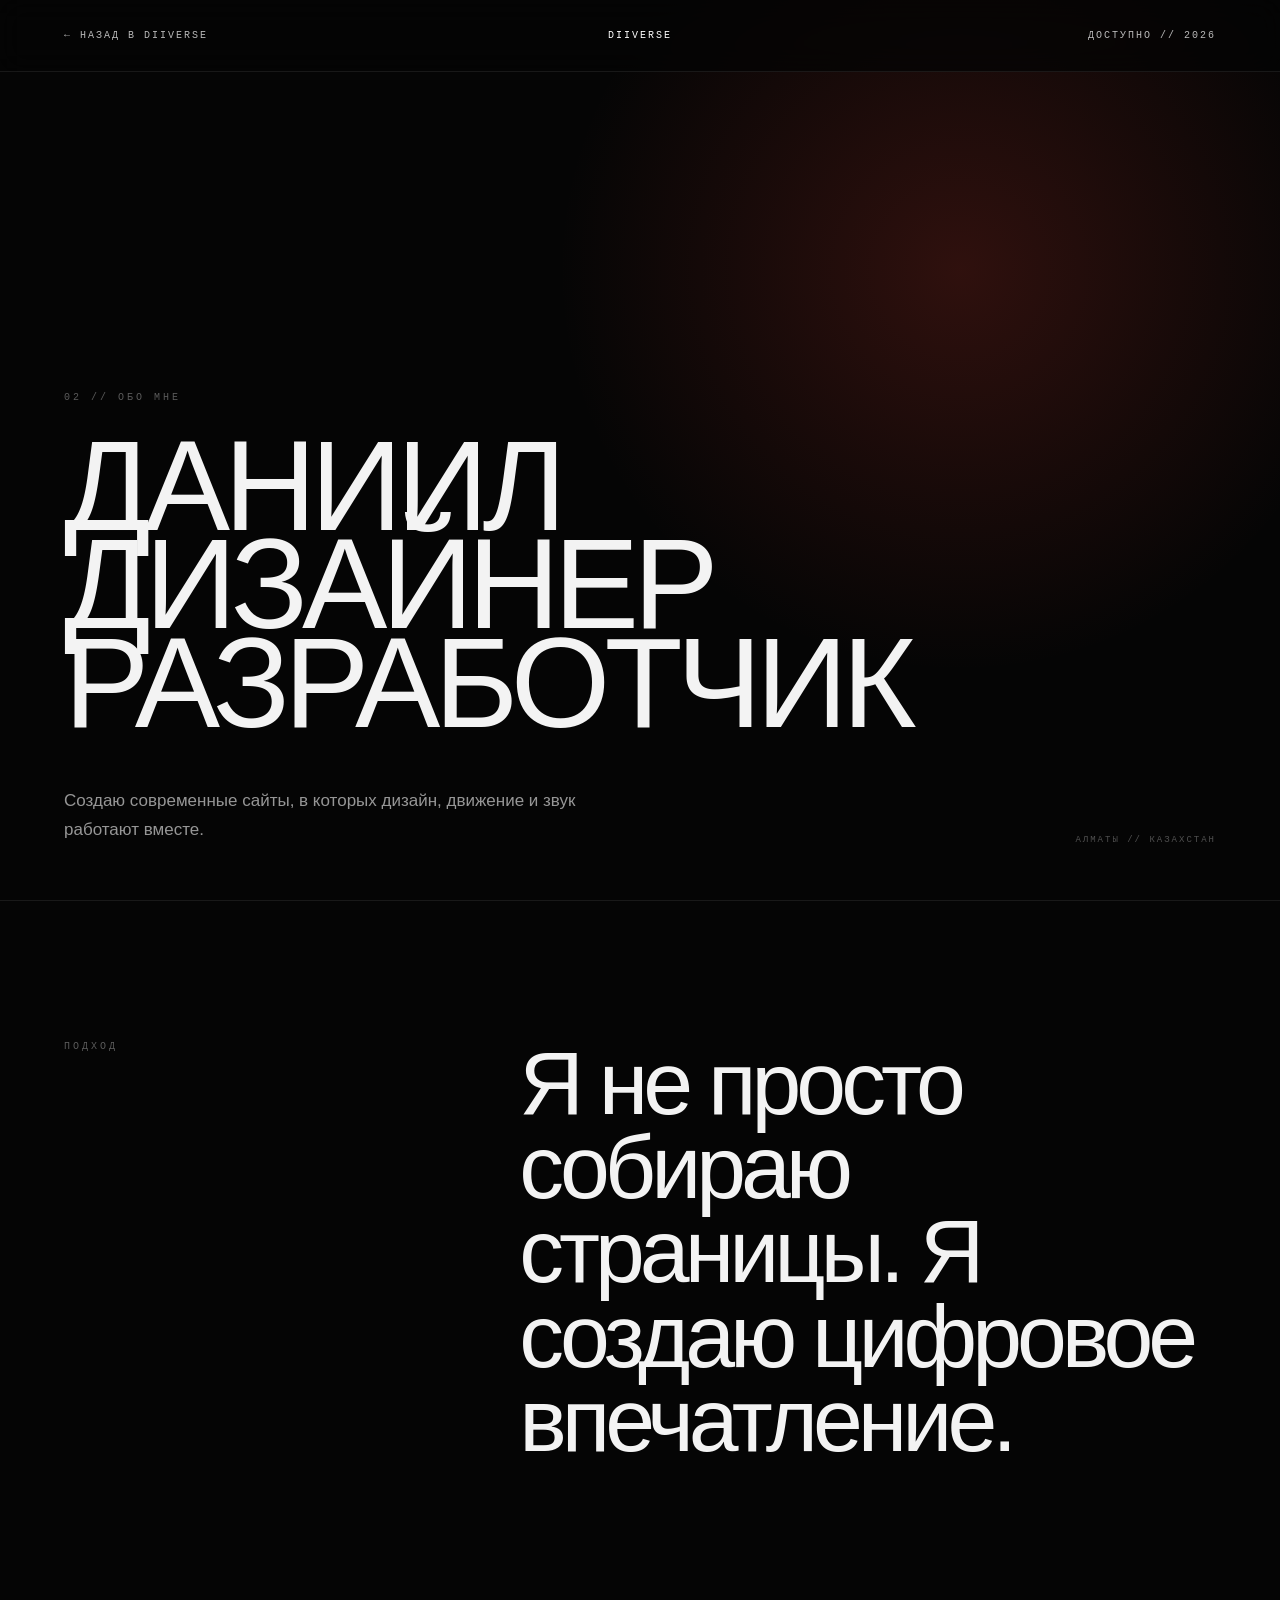
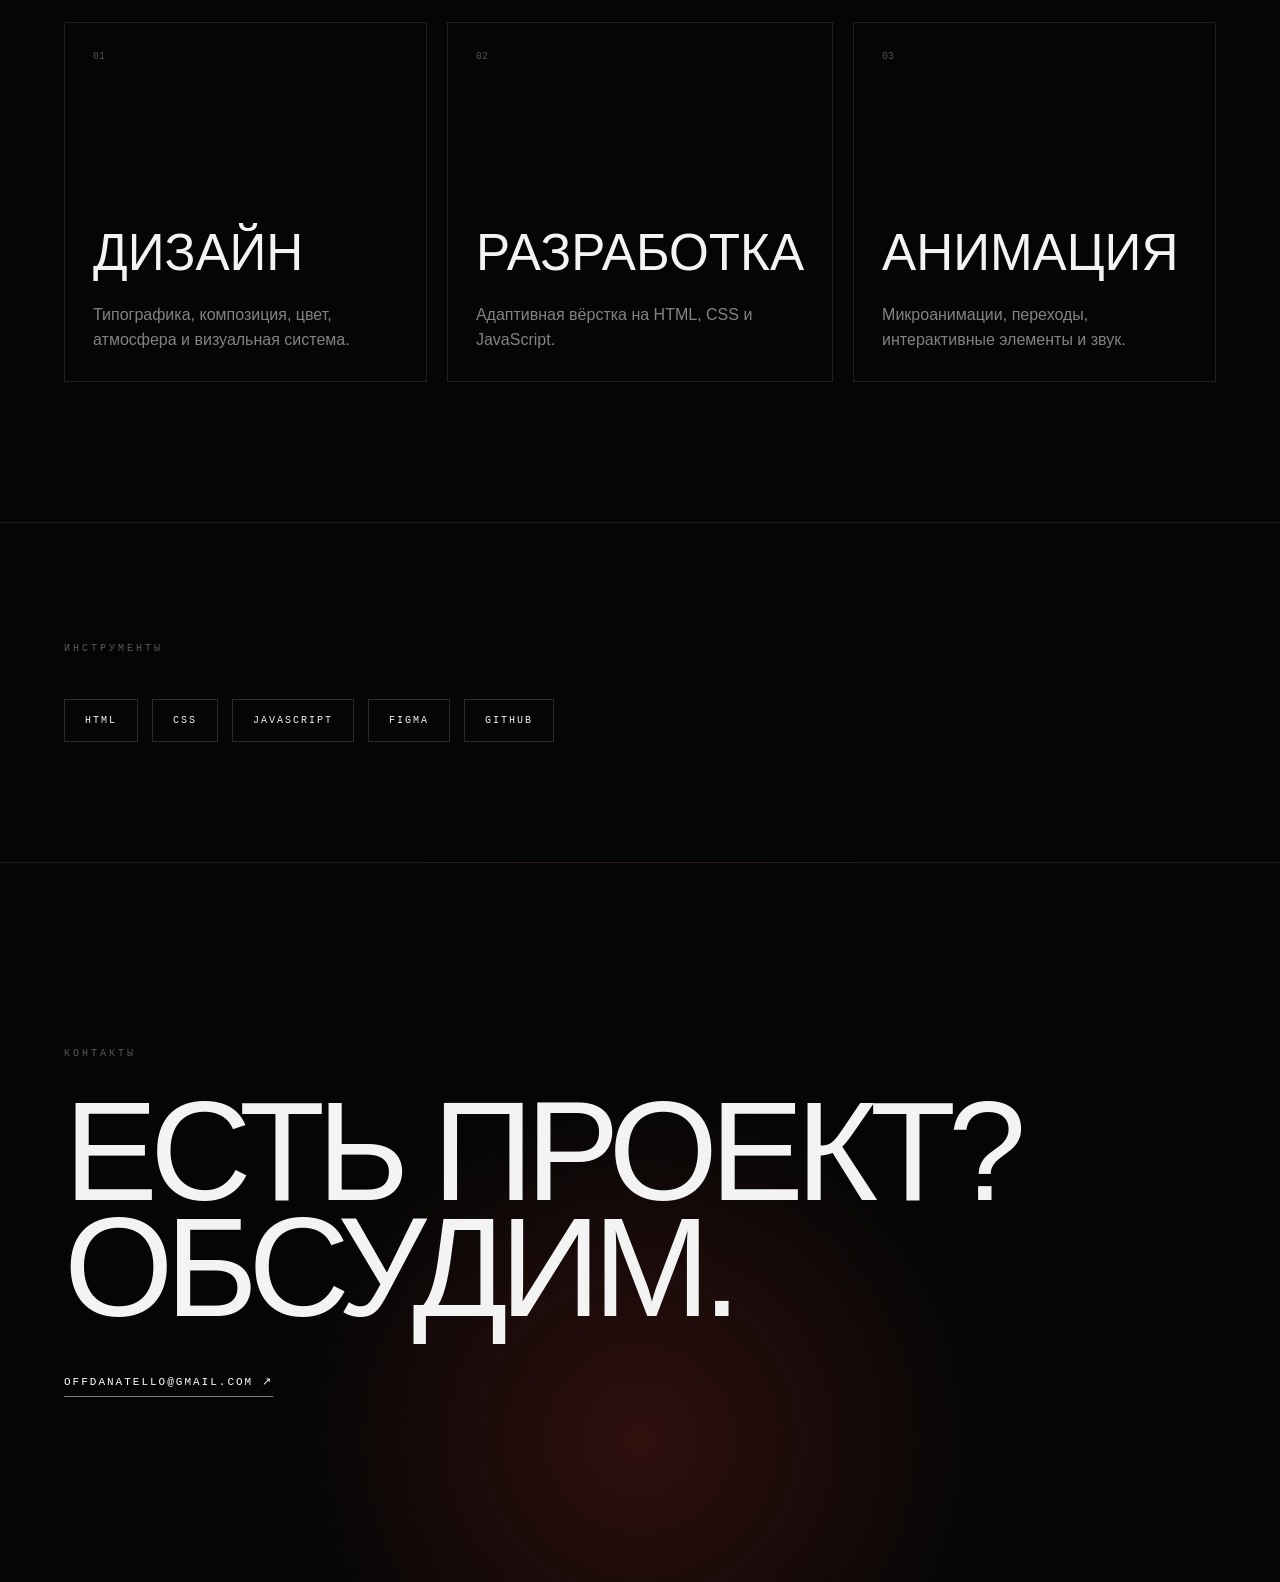
<file: about.html>
<!DOCTYPE html>
<html lang="ru">
<head>
    <meta charset="UTF-8">

    <meta
        name="viewport"
        content="width=device-width, initial-scale=1.0"
    >

    <title>Обо мне — DIIVERSE</title>

    <link rel="stylesheet" href="style.css?v=11">
</head>

<body class="about-page">

    <header class="about-header">

        <a href="index.html" class="about-back sound-hover">
            ← НАЗАД В DIIVERSE
        </a>

        <a href="index.html" class="about-logo">
            DIIVERSE
        </a>

        <span class="about-status">
            ДОСТУПНО // 2026
        </span>

    </header>


    <main>

        <section class="about-hero">

            <p class="about-label">
                02 // ОБО МНЕ
            </p>

            <h1>
                ДАНИИЛ<br>
                ДИЗАЙНЕР<br>
                РАЗРАБОТЧИК
            </h1>

            <div class="about-intro">

                <p>
                    Создаю современные сайты, в которых
                    дизайн, движение и звук работают вместе.
                </p>

                <span>
                    АЛМАТЫ // КАЗАХСТАН
                </span>

            </div>

        </section>


        <section class="about-statement">

            <p class="about-section-label">
                ПОДХОД
            </p>

            <h2>
                Я не просто собираю страницы.
                Я создаю цифровое впечатление.
            </h2>

        </section>


        <section class="about-grid">

            <article class="about-card">
                <span>01</span>
                <h3>ДИЗАЙН</h3>
                <p>
                    Типографика, композиция, цвет,
                    атмосфера и визуальная система.
                </p>
            </article>

            <article class="about-card">
                <span>02</span>
                <h3>РАЗРАБОТКА</h3>
                <p>
                    Адаптивная вёрстка на HTML,
                    CSS и JavaScript.
                </p>
            </article>

            <article class="about-card">
                <span>03</span>
                <h3>АНИМАЦИЯ</h3>
                <p>
                    Микроанимации, переходы,
                    интерактивные элементы и звук.
                </p>
            </article>

        </section>


        <section class="about-stack">

            <p class="about-section-label">
                ИНСТРУМЕНТЫ
            </p>

            <div class="about-stack__list">
                <span>HTML</span>
                <span>CSS</span>
                <span>JAVASCRIPT</span>
                <span>FIGMA</span>
                <span>GITHUB</span>
            </div>

        </section>


        <section class="about-contact" id="contact">

            <p class="about-section-label">
                КОНТАКТЫ
            </p>

            <h2>
                ЕСТЬ ПРОЕКТ?<br>
                ОБСУДИМ.
            </h2>

            <a href="mailto:offdanatello@gmail.com">
                OFFDANATELLO@GMAIL.COM ↗
            </a>

        </section>

    </main>


    <audio
        id="hoverSound"
        src="audio/hover.wav"
        preload="auto"
    ></audio>

    <audio
        id="clickSound"
        src="audio/click.wav"
        preload="auto"
    ></audio>

    <script src="about.js"></script>

</body>
</html>
</file>
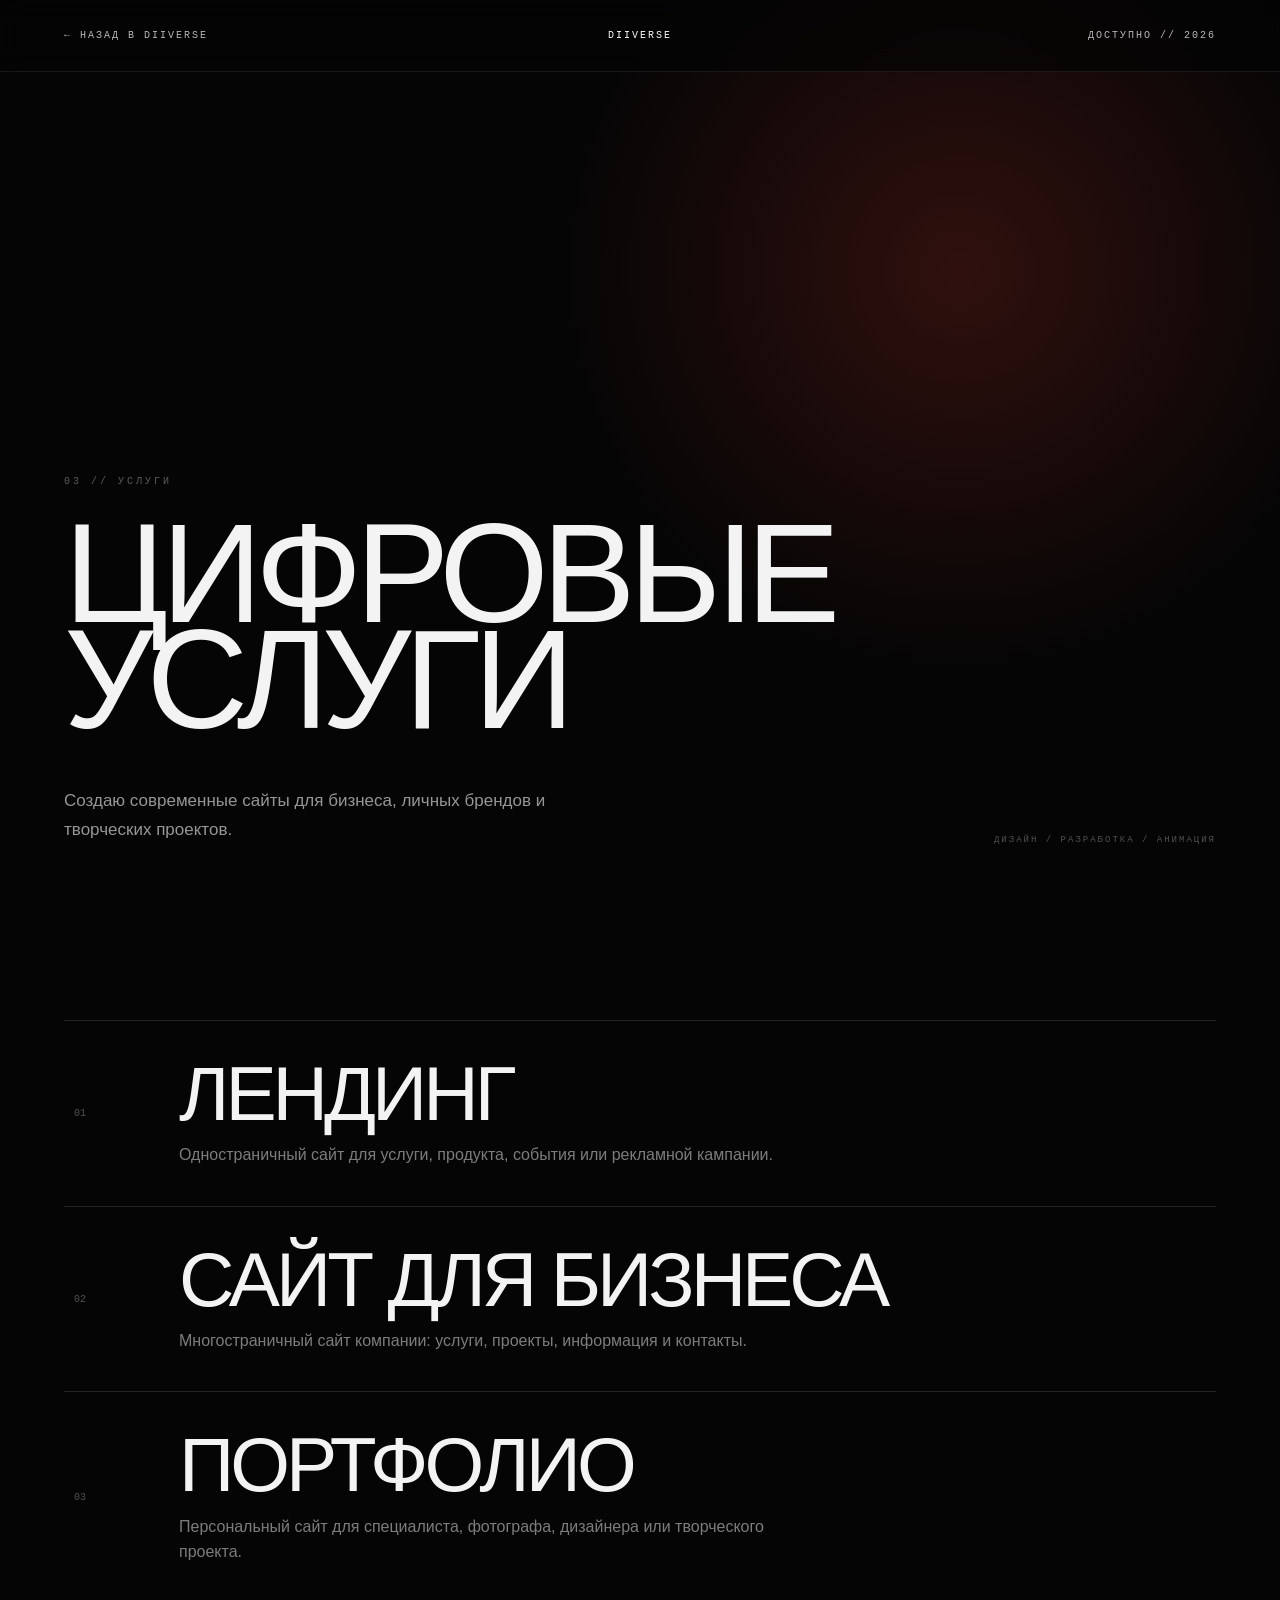
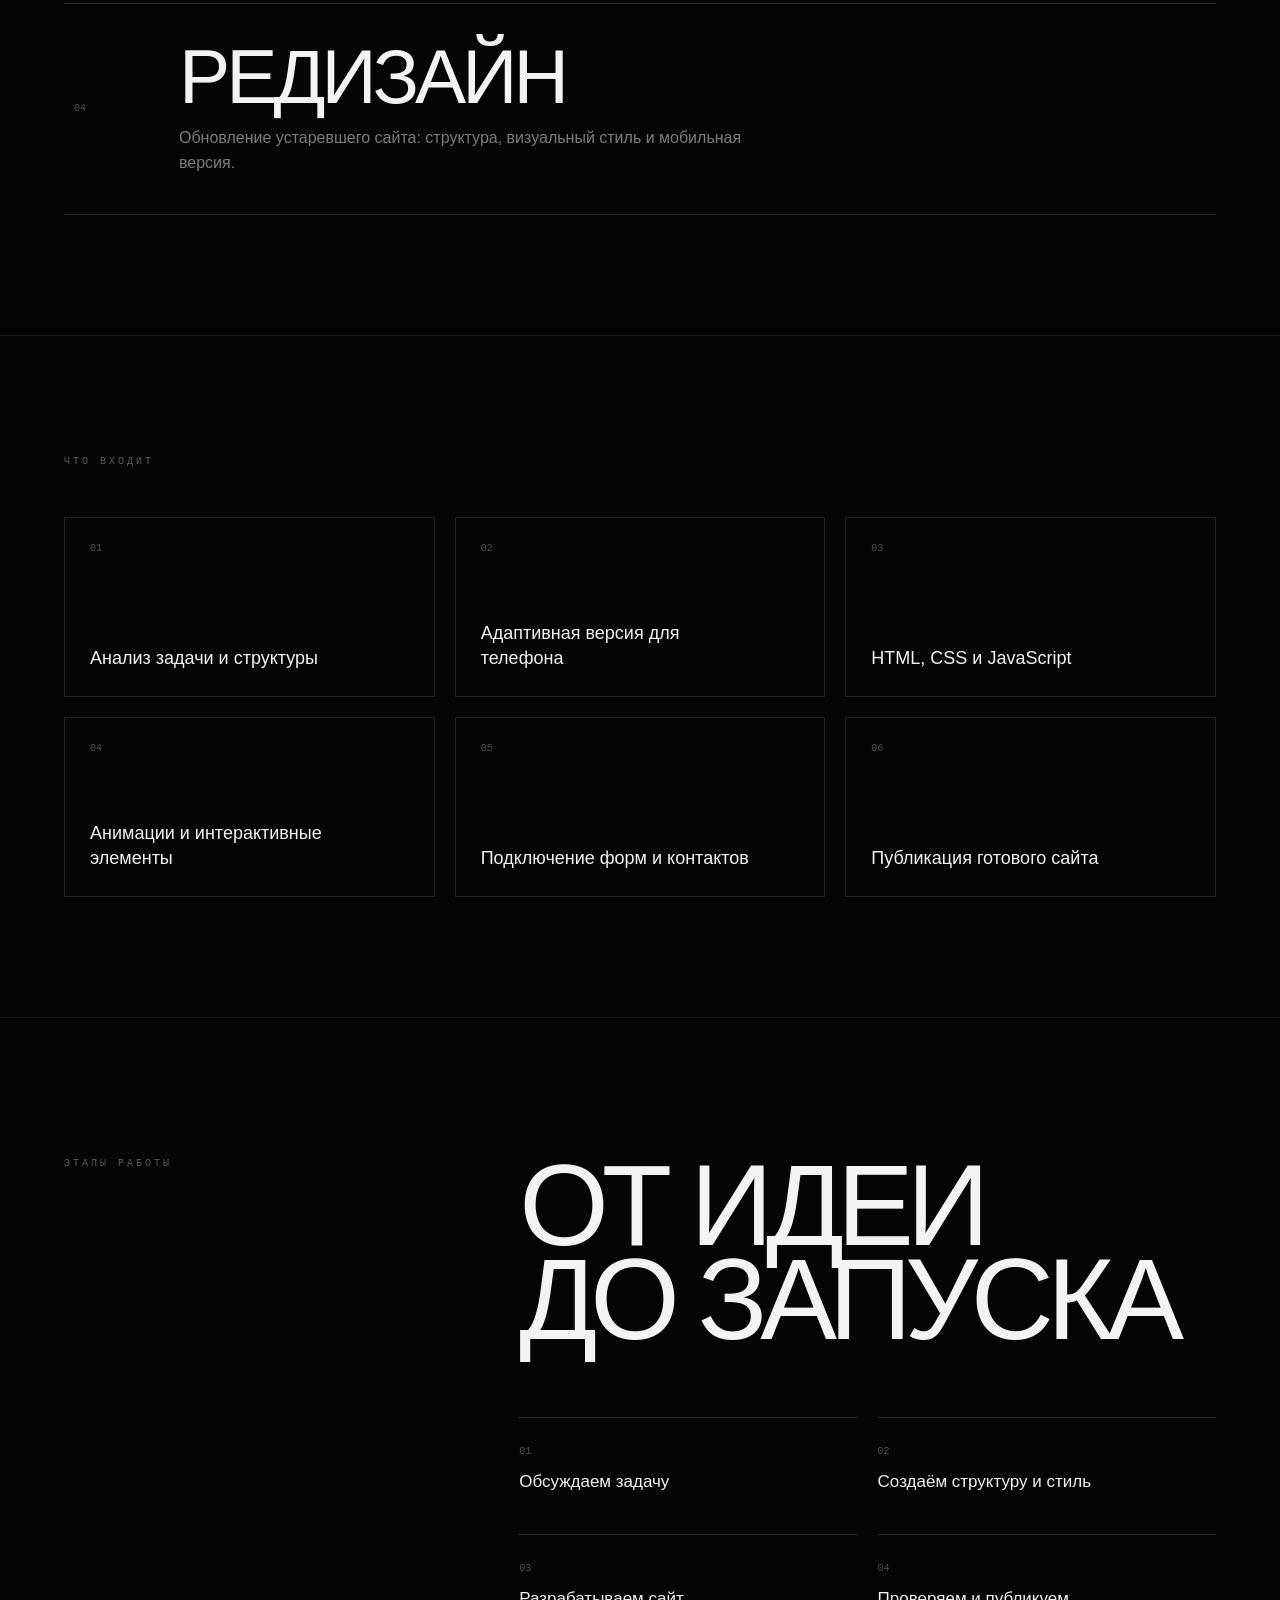
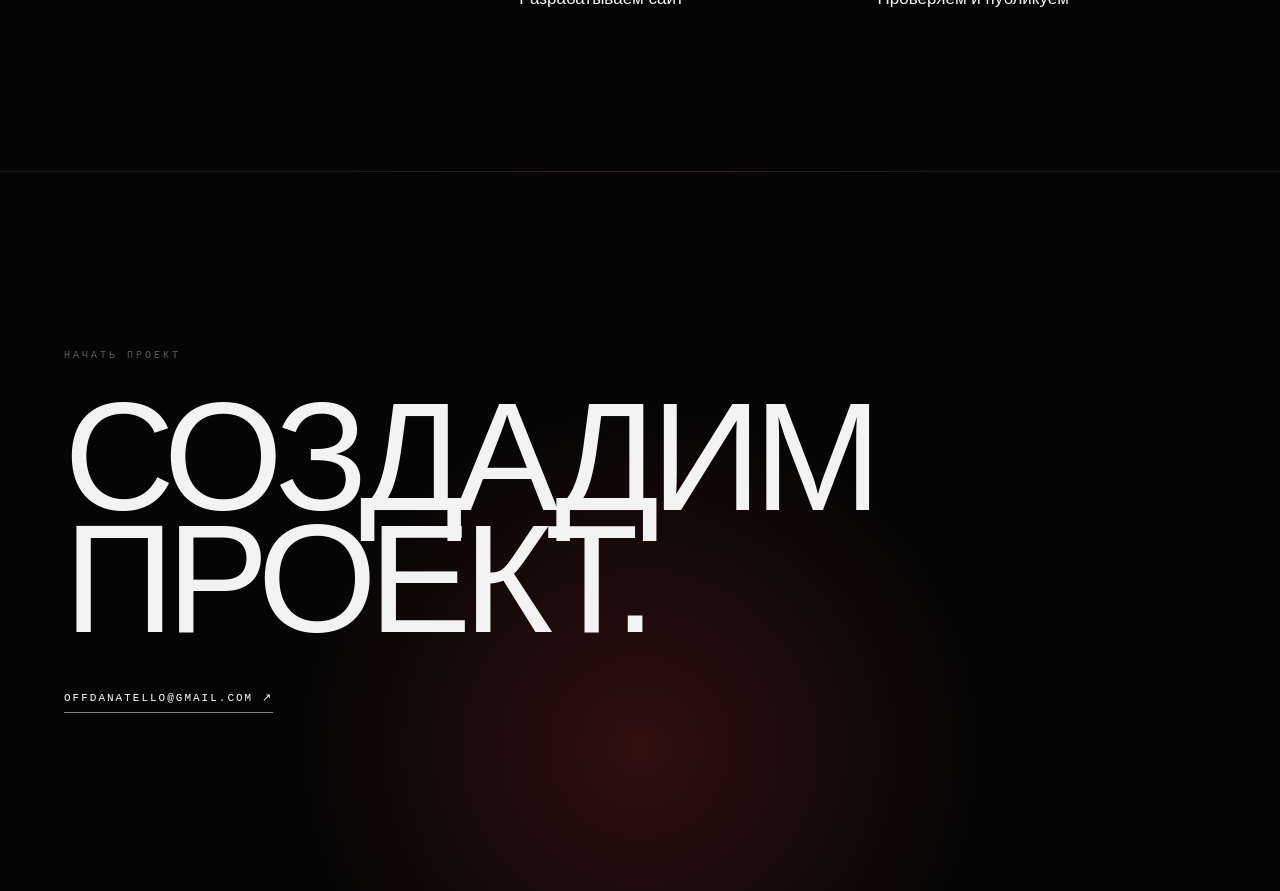
<file: services.html>
<!DOCTYPE html>
<html lang="ru">
<head>
    <meta charset="UTF-8">

    <meta
        name="viewport"
        content="width=device-width, initial-scale=1.0"
    >

    <title>Услуги — DIIVERSE</title>

    <link rel="stylesheet" href="style.css?v=11">
</head>

<body class="services-page">

    <header class="services-header">

        <a
            href="index.html"
            class="services-back sound-hover"
        >
            ← НАЗАД В DIIVERSE
        </a>

        <a
            href="index.html"
            class="services-logo sound-hover"
        >
            DIIVERSE
        </a>

        <span class="services-status">
            ДОСТУПНО // 2026
        </span>

    </header>


    <main>

        <!-- Первый экран -->

        <section class="services-hero">

            <p class="services-label">
                03 // УСЛУГИ
            </p>

            <h1>
                ЦИФРОВЫЕ<br>
                УСЛУГИ
            </h1>

            <div class="services-intro">

                <p>
                    Создаю современные сайты для бизнеса,
                    личных брендов и творческих проектов.
                </p>

                <span>
                    ДИЗАЙН / РАЗРАБОТКА / АНИМАЦИЯ
                </span>

            </div>

        </section>


        <!-- Список услуг -->

        <section class="services-list">

            <article class="service-item sound-hover">

                <span class="service-item__number">
                    01
                </span>

                <div class="service-item__content">

                    <h2>
                        ЛЕНДИНГ
                    </h2>

                    <p>
                        Одностраничный сайт для услуги,
                        продукта, события или рекламной кампании.
                    </p>

                </div>
</article>


            <article class="service-item sound-hover">

                <span class="service-item__number">
                    02
                </span>

                <div class="service-item__content">

                    <h2>
                        САЙТ ДЛЯ БИЗНЕСА
                    </h2>

                    <p>
                        Многостраничный сайт компании:
                        услуги, проекты, информация и контакты.
                    </p>

                </div>
</article>


            <article class="service-item sound-hover">

                <span class="service-item__number">
                    03
                </span>

                <div class="service-item__content">

                    <h2>
                        ПОРТФОЛИО
                    </h2>

                    <p>
                        Персональный сайт для специалиста,
                        фотографа, дизайнера или творческого проекта.
                    </p>

                </div>
</article>


            <article class="service-item sound-hover">

                <span class="service-item__number">
                    04
                </span>

                <div class="service-item__content">

                    <h2>
                        РЕДИЗАЙН
                    </h2>

                    <p>
                        Обновление устаревшего сайта:
                        структура, визуальный стиль и мобильная версия.
                    </p>

                </div>
</article>

        </section>


        <!-- Что входит в работу -->

        <section class="services-includes">

            <p class="services-section-label">
                ЧТО ВХОДИТ
            </p>

            <div class="services-includes__grid">

                <div>
                    <span>01</span>
                    <p>Анализ задачи и структуры</p>
                </div>

                <div>
                    <span>02</span>
                    <p>Адаптивная версия для телефона</p>
                </div>

                <div>
                    <span>03</span>
                    <p>HTML, CSS и JavaScript</p>
                </div>

                <div>
                    <span>04</span>
                    <p>Анимации и интерактивные элементы</p>
                </div>

                <div>
                    <span>05</span>
                    <p>Подключение форм и контактов</p>
                </div>

                <div>
                    <span>06</span>
                    <p>Публикация готового сайта</p>
                </div>

            </div>

        </section>


        <!-- Этапы работы -->

        <section class="services-process">

            <p class="services-section-label">
                ЭТАПЫ РАБОТЫ
            </p>

            <div class="services-process__content">

                <h2>
                    ОТ ИДЕИ<br>
                    ДО ЗАПУСКА
                </h2>

                <div class="services-process__steps">

                    <div>
                        <span>01</span>
                        <p>Обсуждаем задачу</p>
                    </div>

                    <div>
                        <span>02</span>
                        <p>Создаём структуру и стиль</p>
                    </div>

                    <div>
                        <span>03</span>
                        <p>Разрабатываем сайт</p>
                    </div>

                    <div>
                        <span>04</span>
                        <p>Проверяем и публикуем</p>
                    </div>

                </div>

            </div>

        </section>


        <!-- Контакт -->

        <section class="services-contact">

            <p class="services-section-label">
                НАЧАТЬ ПРОЕКТ
            </p>

            <h2>
                СОЗДАДИМ<br>
                ПРОЕКТ.
            </h2>

            <a
                href="mailto:offdanatello@gmail.com"
                class="sound-hover"
            >
                OFFDANATELLO@GMAIL.COM ↗
            </a>

        </section>

    </main>


    <audio
        id="hoverSound"
        src="audio/hover.wav"
        preload="auto"
    ></audio>

    <audio
        id="clickSound"
        src="audio/click.wav"
        preload="auto"
    ></audio>

    <script src="services.js?v=9"></script>

</body>
</html>
</file>
<file: style.css>
/* =================================
   0. ОБЩИЕ НАСТРОЙКИ
================================= */

* {
    margin: 0;
    padding: 0;
    box-sizing: border-box;
}


:root {
    --font-main: Arial, Helvetica, sans-serif;
    --font-system: Consolas, "Courier New", monospace;
}

html {
    scroll-behavior: smooth;
}

body {
    min-width: 320px;

    color: #f3f3f3;
    background: #050505;

    font-family: var(--font-main);

    overflow: hidden;
}

button,
a {
    font: inherit;
}

button {
    border: none;
}

a {
    color: inherit;
}

img {
    max-width: 100%;
}

::selection {
    color: #050505;
    background: #f04435;
}


/* Скроллбар */

::-webkit-scrollbar {
    width: 8px;
}

::-webkit-scrollbar-track {
    background: #050505;
}

::-webkit-scrollbar-thumb {
    background: rgba(255, 255, 255, 0.18);
}

::-webkit-scrollbar-thumb:hover {
    background: #f04435;
}


/* Фокус для клавиатуры */

a:focus-visible,
button:focus-visible {
    outline: 1px solid #f04435;
    outline-offset: 5px;
}


/* =================================
   1. СТАРТОВЫЙ ЭКРАН
================================= */

.preloader {
    position: fixed;
    inset: 0;
    z-index: 9999;

    padding: 38px 5%;

    display: flex;
    flex-direction: column;
    justify-content: center;
    align-items: center;

    color: #f3f3f3;
    background: #050505;
    overflow: hidden;


}
/* Большое пульсирующее красное пятно */

.preloader::after {
    content: "";

    position: absolute;
    top: 50%;
    left: 50%;
    z-index: 1;

    width: 850px;
    height: 850px;

    border-radius: 50%;

    background: radial-gradient(
        circle,
        rgba(240, 50, 40, 0.55) 0%,
        rgba(240, 50, 40, 0.28) 25%,
        rgba(240, 50, 40, 0.1) 48%,
        transparent 72%
    );

    filter: blur(38px);

    transform:
        translate(-50%, -50%)
        scale(0.45);

    animation:
        preloaderPulse
        10s
        ease-in-out
        infinite;

    pointer-events: none;
}


@keyframes preloaderPulse {

    0%,
    100% {
        opacity: 0.25;

        transform:
            translate(-50%, -50%)
            scale(0.45);
    }

    50% {
        opacity: 1;

        transform:
            translate(-50%, -50%)
            scale(1.35);
    }

}

/* Сетка на стартовом экране */

.preloader::before {
    content: "";

    position: absolute;
    inset: 0;

    background-image:
        linear-gradient(
            rgba(255, 255, 255, 0.018) 1px,
            transparent 1px
        ),
        linear-gradient(
            90deg,
            rgba(255, 255, 255, 0.018) 1px,
            transparent 1px
        );

    background-size: 70px 70px;

    pointer-events: none;
}


/* Горизонтальная сканирующая линия */



/* Скрытие прелоадера */

.preloader.hidden {
   display: none;
}


/* Центральная часть */

.preloader__content {
    position: relative;
    z-index: 2;

    width: 100%;
    max-width: 1100px;

    text-align: center;
}

.system-text {
    color: rgba(255, 255, 255, 0.4);

    font-family: var(--font-system);
    font-size: 10px;
    letter-spacing: 4px;

    animation: systemBlink 1.5s ease-in-out infinite;
}

@keyframes systemBlink {

    0%,
    100% {
        opacity: 0.35;
    }

    50% {
        opacity: 1;
    }

}

.preloader h1 {
    margin-top: 30px;

    font-size: clamp(55px, 10vw, 150px);
    line-height: 0.85;
    letter-spacing: -8px;
    font-weight: 500;
}

.preloader__description {
    max-width: 500px;
    margin: 35px auto 0;

    color: rgba(255, 255, 255, 0.46);

    font-size: 14px;
    line-height: 1.7;
}


/* Кнопка входа */

.enter-button {
    position: relative;

    margin-top: 50px;
    padding: 19px 32px;

    color: #f3f3f3;
    background: transparent;

    border: 1px solid rgba(255, 255, 255, 0.25);

    font-family: var(--font-system);
    font-size: 11px;
    letter-spacing: 3px;

    cursor: pointer;

    overflow: hidden;

    transition:
        color 0.35s ease,
        background 0.35s ease,
        border-color 0.35s ease,
        transform 0.35s ease,
        box-shadow 0.35s ease;
}

.enter-button:hover {
    color: #050505;
    background: #f3f3f3;
    border-color: #f3f3f3;

    transform: translateY(-3px);

    box-shadow:
        0 12px 50px rgba(240, 68, 53, 0.2);
}

/* =================================
   SYSTEM BOOT
================================= */

.boot-sequence {
    width: 100%;
    max-width: 520px;

    margin: 34px auto 0;

    opacity: 0;
    visibility: hidden;

    transform: translateY(15px);

    transition:
        opacity 0.4s ease,
        visibility 0.4s ease,
        transform 0.4s ease;
}

.boot-sequence.active {
    opacity: 1;
    visibility: visible;

    transform: translateY(0);
}

.boot-sequence__line {
    min-height: 18px;

    color: rgba(255, 255, 255, 0.62);

    font-family: var(--font-system);
    font-size: 10px;
    letter-spacing: 3px;
    text-align: left;
}

.boot-progress {
    width: 100%;
    height: 2px;

    margin-top: 16px;

    overflow: hidden;

    background: rgba(255, 255, 255, 0.12);
}

.boot-progress__bar {
    width: 0%;
    height: 100%;

    background: #f04435;

    box-shadow:
        0 0 10px rgba(240, 68, 53, 0.8),
        0 0 25px rgba(240, 68, 53, 0.45);

    transition: width 0.25s linear;
}

.boot-progress__info {
    margin-top: 12px;

    display: flex;
    justify-content: space-between;
    gap: 20px;

    color: rgba(255, 255, 255, 0.28);

    font-family: var(--font-system);
    font-size: 8px;
    letter-spacing: 2px;
}

.enter-button.booting {
    pointer-events: none;

    color: rgba(255, 255, 255, 0.4);
    border-color: rgba(255, 255, 255, 0.12);

    background: transparent;

    transform: none;
}

/* Нижняя строка прелоадера */

.preloader__bottom {
    position: absolute;
    right: 5%;
    bottom: 32px;
    left: 5%;
    z-index: 2;

    display: flex;
    justify-content: space-between;

    color: rgba(255, 255, 255, 0.28);

    font-family: var(--font-system);
    font-size: 9px;
    letter-spacing: 2px;
}


/* =================================
   2. ОСНОВНОЙ САЙТ
================================= */

.site-content {
    display: none;
}

.site-content.visible {
    display: block;
}


/* =================================
   3. HERO
================================= */

.hero {
    position: relative;

    min-height: 100vh;
    min-height: 100svh;

    padding: 140px 5% 45px;

    display: flex;
    flex-direction: column;
    justify-content: flex-end;

    background:
        radial-gradient(
            circle at 68% 40%,
            rgba(240, 68, 53, 0.16),
            transparent 30%
        ),
        linear-gradient(
            115deg,
            #050505 0%,
            #0d0d0d 50%,
            #171717 100%
        );

    overflow: hidden;
}


/* Красное свечение */

.hero::before {
    content: "";

    position: absolute;
    top: 15%;
    left: 32%;

    width: 520px;
    height: 520px;

    background: radial-gradient(
        circle,
        rgba(240, 68, 53, 0.18),
        transparent 65%
    );

    filter: blur(25px);

    animation: heroGlow 6s ease-in-out infinite;

    pointer-events: none;
}

@keyframes heroGlow {

    0%,
    100% {
        opacity: 0.45;
        transform: scale(0.9);
    }

    50% {
        opacity: 1;
        transform: scale(1.15);
    }

}


/* Затемнение снизу */

.hero::after {
    content: "";

    position: absolute;
    right: 0;
    bottom: 0;
    left: 0;

    height: 40%;

    background: linear-gradient(
        transparent,
        rgba(5, 5, 5, 0.9)
    );

    pointer-events: none;
}


/* =================================
   4. ШАПКА
================================= */

.header {
    position: fixed;
    top: 0;
    right: 0;
    left: 0;
    z-index: 200;

    padding: 28px 5%;

    display: grid;
    grid-template-columns: 1fr auto 1fr;
    align-items: center;
    gap: 30px;

    border-bottom: 1px solid rgba(255, 255, 255, 0.1);

    background: rgba(5, 5, 5, 0.72);
    backdrop-filter: blur(14px);
    -webkit-backdrop-filter: blur(14px);
}

.logo {
    justify-self: start;

    color: #f3f3f3;

    font-family: var(--font-system);
    font-size: 11px;
    letter-spacing: 3px;
    text-decoration: none;

    transition:
        color 0.3s ease,
        text-shadow 0.3s ease;
}

.logo:hover {
    color: #f04435;
    text-shadow: 0 0 20px rgba(240, 68, 53, 0.7);
}


/* Навигация */

.navigation {
    display: flex;
    align-items: center;
    gap: 32px;
}

.navigation a {
    position: relative;

    padding: 7px 0;

    color: rgba(255, 255, 255, 0.62);

    font-family: var(--font-system);
    font-size: 9px;
    letter-spacing: 2px;
    text-decoration: none;
    text-transform: uppercase;

    transition: color 0.3s ease;
}

.navigation a::after {
    content: "";

    position: absolute;
    right: 0;
    bottom: 0;
    left: 0;

    height: 1px;

    background: #f04435;

    transform: scaleX(0);
    transform-origin: right;

    transition: transform 0.3s ease;
}

.navigation a:hover {
    color: #ffffff;
}

.navigation a:hover::after {
    transform: scaleX(1);
    transform-origin: left;
}


/* Кнопка звука */

.sound-button {
    justify-self: end;

    padding: 10px 14px;

    color: rgba(255, 255, 255, 0.65);
    background: rgba(0, 0, 0, 0.22);

    border: 1px solid rgba(255, 255, 255, 0.16);

    font-family: var(--font-system);
    font-size: 9px;
    letter-spacing: 2px;

    cursor: pointer;

    transition:
        color 0.3s ease,
        border-color 0.3s ease,
        background 0.3s ease;
}

.sound-button:hover {
    color: #ffffff;
    background: rgba(240, 68, 53, 0.12);
    border-color: rgba(240, 68, 53, 0.7);
}


/* =================================
   5. СОДЕРЖИМОЕ HERO
================================= */

.hero__content {
    position: relative;
    z-index: 5;

    max-width: 1050px;
}

.hero__code {
    color: rgba(255, 255, 255, 0.42);

    font-family: var(--font-system);
    font-size: 10px;
    letter-spacing: 3px;
}

.hero h2 {
    margin-top: 26px;

    font-size: clamp(85px, 15vw, 220px);
    line-height: 0.72;
    letter-spacing: -12px;
    font-weight: 500;
}

.hero__description {
    max-width: 510px;
    margin-top: 45px;

    color: rgba(255, 255, 255, 0.62);

    font-size: 17px;
    line-height: 1.7;
}


/* Кнопка перехода к проектам */

.explore-button {
    width: min(100%, 500px);
    margin-top: 45px;
    padding: 23px 0;

    display: flex;
    justify-content: space-between;
    align-items: center;

    color: #f3f3f3;

    border-top: 1px solid rgba(255, 255, 255, 0.25);
    border-bottom: 1px solid rgba(255, 255, 255, 0.25);

    font-family: var(--font-system);
    font-size: 11px;
    letter-spacing: 3px;
    text-decoration: none;

    transition:
        padding 0.35s ease,
        color 0.35s ease,
        background 0.35s ease;
}

.explore-button span {
    font-size: 23px;

    transition: transform 0.35s ease;
}

.explore-button:hover {
    padding-right: 20px;
    padding-left: 20px;

    color: #050505;
    background: #f3f3f3;
}

.explore-button:hover span {
    transform: translate(6px, 6px);
}


/* Нижняя строка hero */

.hero__bottom {
    position: relative;
    z-index: 5;

    margin-top: 65px;

    display: flex;
    justify-content: space-between;

    color: rgba(255, 255, 255, 0.3);

    font-family: var(--font-system);
    font-size: 9px;
    letter-spacing: 2px;
}


/* =================================
   6. MANIFESTO
================================= */

.manifesto {
    position: relative;

    min-height: 100vh;
    min-height: 100svh;

    padding: 45px 5%;

    display: flex;
    flex-direction: column;
    justify-content: space-between;

    background:
        radial-gradient(
            circle at 78% 45%,
            rgba(245, 36, 36, 0.16),
            transparent 35%
        ),
        #080808;

    border-top: 1px solid rgba(255, 255, 255, 0.08);
    border-bottom: 1px solid rgba(255, 255, 255, 0.08);

    overflow: hidden;
}


/* Сетка */

.manifesto::before {
    content: "";

    position: absolute;
    inset: 0;

    background-image:
        linear-gradient(
            rgba(255, 255, 255, 0.018) 1px,
            transparent 1px
        ),
        linear-gradient(
            90deg,
            rgba(255, 255, 255, 0.018) 1px,
            transparent 1px
        );

    background-size: 80px 80px;

    pointer-events: none;
}


/* Красный декоративный круг */

.manifesto::after {
    content: "";

    position: absolute;
    right: -160px;
    bottom: -180px;

    width: 520px;
    height: 520px;

    border: 1px solid rgba(240, 68, 53, 0.2);
    border-radius: 50%;

    box-shadow:
        0 0 80px rgba(240, 68, 53, 0.08),
        inset 0 0 80px rgba(240, 68, 53, 0.05);

    pointer-events: none;
}


/* Верхняя часть */

.manifesto__top {
    position: relative;
    z-index: 2;

    display: flex;
    justify-content: space-between;
}

.manifesto__label,
.manifesto__status {
    color: rgba(255, 255, 255, 0.35);

    font-family: var(--font-system);
    font-size: 10px;
    letter-spacing: 3px;
}


/* Центр */

.manifesto__content {
    position: relative;
    z-index: 2;
}

.manifesto h2 {
    font-size: clamp(65px, 11vw, 165px);
    line-height: 0.78;
    letter-spacing: -8px;
    font-weight: 500;
}

.manifesto h2 .manifesto-accent {
    color: #f04435;

    text-shadow: 0 0 50px rgba(240, 68, 53, 0.23);
}

.manifesto__text {
    margin-top: 60px;

    display: flex;
    align-items: flex-end;
    justify-content: space-between;
    gap: 60px;
}

.manifesto__text > p:first-child {
    max-width: 520px;

    color: rgba(255, 255, 255, 0.58);

    font-size: 17px;
    line-height: 1.7;
}

.manifesto__code {
    color: rgba(255, 255, 255, 0.28);

    font-family: var(--font-system);
    font-size: 10px;
    letter-spacing: 2px;
}


/* Низ */

.manifesto__bottom {
    position: relative;
    z-index: 2;

    display: flex;
    justify-content: space-between;

    color: rgba(255, 255, 255, 0.25);

    font-family: var(--font-system);
    font-size: 9px;
    letter-spacing: 2px;
}


/* =================================
   7. SELECTED VERSES
================================= */

.verses {
    min-height: 100vh;
    min-height: 100svh;

    padding: 45px 5% 60px;

    color: #f3f3f3;
    background: #050505;

    border-bottom: 1px solid rgba(255, 255, 255, 0.08);
}


/* Верхняя строка */

.verses__header {
    display: flex;
    justify-content: space-between;
    align-items: center;

    padding-bottom: 35px;
}

.verses__label,
.verses__header > span,
.verses__footer {
    color: rgba(255, 255, 255, 0.32);

    font-family: var(--font-system);
    font-size: 10px;
    letter-spacing: 2px;
}


/* Две колонки */

.verses__layout {
    display: grid;
    grid-template-columns: minmax(0, 1.35fr) minmax(320px, 0.65fr);
    gap: 35px;
}


/* Список проектов */

.verses__list {
    border-bottom: 1px solid rgba(255, 255, 255, 0.12);
}

.verse-row {
    position: relative;

    min-height: 185px;
    padding: 30px 10px;

    display: grid;
    grid-template-columns: 70px minmax(0, 1fr) auto;
    align-items: center;
    gap: 25px;

    color: inherit;
    text-decoration: none;

    border-top: 1px solid rgba(255, 255, 255, 0.12);

    overflow: hidden;

    transition:
        padding 0.35s ease,
        background 0.35s ease,
        opacity 0.35s ease;
}


/* Красная линия слева */

.verse-row::before {
    content: "";

    position: absolute;
    top: 0;
    bottom: 0;
    left: 0;

    width: 2px;

    background: #f04435;

    transform: scaleY(0);
    transform-origin: bottom;

    transition: transform 0.35s ease;
}

.verse-row:hover::before,
.verse-row.is-active::before {
    transform: scaleY(1);
}

.verse-row:hover {
    padding-right: 25px;
    padding-left: 25px;

    background: rgba(255, 255, 255, 0.028);
}


/* Номер */

.verse-row__number {
    color: rgba(255, 255, 255, 0.3);

    font-family: var(--font-system);
    font-size: 10px;
    letter-spacing: 2px;
}


/* Название */

.verse-row__title {
    min-width: 0;
}

.verse-row__title h2 {
    font-size: clamp(36px, 5vw, 78px);
    line-height: 0.9;
    letter-spacing: -3px;
    font-weight: 400;

    overflow-wrap: anywhere;
}

.verse-row__title p {
    margin-top: 14px;

    color: rgba(255, 255, 255, 0.34);

    font-family: var(--font-system);
    font-size: 9px;
    line-height: 1.5;
    letter-spacing: 2px;
}


/* Статус */

.verse-row__status {
    color: rgba(255, 255, 255, 0.5);

    font-family: var(--font-system);
    font-size: 10px;
    letter-spacing: 2px;

    white-space: nowrap;
}


/* Заблокированные проекты */

.verse-row--locked {
    cursor: not-allowed;
}

.verse-row--locked .verse-row__title,
.verse-row--locked .verse-row__status {
    opacity: 0.38;
}

.verse-row--locked:hover {
    opacity: 0.75;
}


/* =================================
   8. ПРЕВЬЮ ПРОЕКТА
================================= */

.verse-preview {
    position: sticky;
    top: 30px;

    height: calc(100vh - 90px);
    min-height: 520px;

    overflow: hidden;

    background: #0a0a0a;

    border: 1px solid rgba(255, 255, 255, 0.1);
}

.verse-preview img {
    width: 100%;
    height: 100%;

    display: block;

    object-fit: cover;
    object-position: center;

    opacity: 1;
    transform: scale(1);

    transition:
        opacity 0.35s ease,
        transform 0.9s cubic-bezier(0.16, 1, 0.3, 1),
        filter 0.7s ease;
}

.verse-preview:hover img {
    transform: scale(1.045);
    filter: contrast(1.04);
}


/* Затемнение изображения */

.verse-preview::after {
    content: "";

    position: absolute;
    inset: 0;

    background: linear-gradient(
        to bottom,
        rgba(0, 0, 0, 0.05),
        rgba(0, 0, 0, 0.65)
    );

    pointer-events: none;
}


/* Закрытый проект */

.verse-preview__empty {
    position: absolute;
    inset: 0;
    z-index: 2;

    display: flex;
    align-items: center;
    justify-content: center;

    color: rgba(255, 255, 255, 0.12);

    font-family: var(--font-system);
    font-size: clamp(24px, 4vw, 52px);
    line-height: 1.1;
    letter-spacing: 5px;
    text-align: center;

    opacity: 0;

    background:
        repeating-linear-gradient(
            0deg,
            transparent,
            transparent 3px,
            rgba(255, 255, 255, 0.015) 4px
        ),
        #080808;

    transition: opacity 0.35s ease;
}

.verse-preview__empty.is-visible {
    opacity: 1;
}


/* Подписи на изображении */

.verse-preview__overlay {
    position: absolute;
    right: 0;
    bottom: 0;
    left: 0;
    z-index: 4;

    padding: 22px;

    display: flex;
    justify-content: space-between;
    gap: 20px;

    color: rgba(255, 255, 255, 0.72);

    font-family: var(--font-system);
    font-size: 9px;
    line-height: 1.5;
    letter-spacing: 2px;

    background: linear-gradient(
        transparent,
        rgba(0, 0, 0, 0.9)
    );
}


/* Нижняя строка */

.verses__footer {
    margin-top: 35px;

    display: flex;
    justify-content: space-between;
}


/* =================================
   9. ПЛАНШЕТ
================================= */

@media (max-width: 1050px) {

    .header {
        grid-template-columns: auto 1fr auto;
    }

    .navigation {
        justify-self: center;
        gap: 20px;
    }

    .hero h2 {
        letter-spacing: -8px;
    }

    .verses__layout {
        grid-template-columns: 1.1fr 0.9fr;
    }

    .verse-row {
        grid-template-columns: 45px minmax(0, 1fr);
    }

    .verse-row__status {
        grid-column: 2;
    }

}


/* =================================
   10. МОБИЛЬНАЯ ВЕРСИЯ
================================= */

@media (max-width: 768px) {

    body {
        overflow-x: hidden;
    }


    /* Прелоадер */

    .preloader {
        padding: 25px 20px;
    }

    .preloader h1 {
        margin-top: 24px;

        font-size: clamp(48px, 17vw, 85px);
        line-height: 0.87;
        letter-spacing: -4px;

        overflow-wrap: anywhere;
    }

    .preloader__description {
        max-width: 310px;
        margin-top: 25px;

        font-size: 13px;
    }

    .enter-button {
        width: 100%;
        max-width: 310px;

        margin-top: 38px;
        padding: 18px 12px;

        font-size: 9px;
    }

    .preloader__bottom {
        right: 20px;
        bottom: 22px;
        left: 20px;

        gap: 15px;

        font-size: 7px;
    }


    /* Hero */

    .hero {
        min-height: 100svh;
        padding: 120px 20px 30px;

        background-position: 62% center;
    }

    .hero::before {
        top: 18%;
        left: -30%;

        width: 400px;
        height: 400px;
    }


    /* Шапка */

    .header {
        padding: 20px;

        grid-template-columns: 1fr auto;
        gap: 15px;
    }

    .logo {
        font-size: 9px;
    }

    .navigation {
        position: absolute;
        top: 69px;
        right: 20px;
        left: 20px;

        padding-top: 15px;

        display: flex;
        justify-content: space-between;
        gap: 10px;

        border-top: 1px solid rgba(255, 255, 255, 0.08);
    }

    .navigation a {
        font-size: 7px;
        letter-spacing: 1px;
    }

    .sound-button {
        padding: 8px 10px;

        font-size: 7px;
    }


    /* Hero-контент */

    .hero__content {
        width: 100%;
    }

    .hero__code {
        font-size: 8px;
        letter-spacing: 2px;
    }

    .hero h2 {
        margin-top: 22px;

        font-size: clamp(72px, 24vw, 125px);
        line-height: 0.76;
        letter-spacing: -6px;
    }

    .hero__description {
        max-width: 320px;
        margin-top: 35px;

        font-size: 15px;
        line-height: 1.6;
    }

    .explore-button {
        width: 100%;
        margin-top: 35px;
        padding: 19px 0;

        font-size: 9px;
    }

    .hero__bottom {
        margin-top: 48px;
        gap: 15px;

        font-size: 7px;
    }


    /* Manifesto */

    .manifesto {
        min-height: 100svh;
        padding: 35px 20px;
    }

    .manifesto__status {
        display: none;
    }

    .manifesto__label {
        font-size: 8px;
    }

    .manifesto h2 {
        font-size: clamp(54px, 17vw, 95px);
        line-height: 0.82;
        letter-spacing: -4px;
    }

    .manifesto__text {
        margin-top: 40px;

        flex-direction: column;
        align-items: flex-start;
        gap: 25px;
    }

    .manifesto__text > p:first-child {
        max-width: 330px;

        font-size: 15px;
        line-height: 1.6;
    }

    .manifesto__code {
        font-size: 8px;
        line-height: 1.6;
    }

    .manifesto__bottom {
        gap: 20px;

        font-size: 7px;
    }


    /* Verses */

    .verses {
        padding: 35px 20px 50px;
    }

    .verses__header > span {
        display: none;
    }

    .verses__label {
        font-size: 8px;
    }

    .verses__layout {
        display: flex;
        flex-direction: column;
        gap: 25px;
    }


    /* Превью сверху */

    .verse-preview {
        position: relative;
        top: auto;

        order: -1;

        width: 100%;
        height: 55svh;
        min-height: 380px;
    }

    .verse-preview__overlay {
        padding: 14px;

        font-size: 7px;
    }


    /* Строки проектов */

    .verse-row {
        min-height: 140px;
        padding: 24px 5px;

        grid-template-columns: 35px minmax(0, 1fr);
        gap: 12px;
    }

    .verse-row__status {
        grid-column: 2;
    }

    .verse-row__title h2 {
        font-size: clamp(34px, 11vw, 55px);
        line-height: 0.9;
        letter-spacing: -2px;
    }

    .verse-row__title p {
        margin-top: 10px;

        font-size: 7px;
        letter-spacing: 1px;
    }

    .verse-row__status,
    .verse-row__number {
        font-size: 8px;
    }

    .verse-row:hover {
        padding-right: 5px;
        padding-left: 5px;
    }

    .verses__footer {
        gap: 20px;

        font-size: 7px;
    }

}


/* =================================
   11. ОЧЕНЬ МАЛЕНЬКИЕ ЭКРАНЫ
================================= */

@media (max-width: 420px) {

    .navigation {
        gap: 7px;
    }

    .navigation a {
    font-size: 8px;
    letter-spacing: 0.5px;
}

    .hero h2 {
        font-size: clamp(65px, 23vw, 100px);
    }

    .manifesto h2 {
        font-size: clamp(48px, 16vw, 78px);
    }

    .verse-preview {
        height: 48svh;
        min-height: 330px;
    }

    .verse-row__title h2 {
        font-size: 32px;
    }

}


/* =================================
   12. УМЕНЬШЕНИЕ АНИМАЦИЙ
================================= */

@media (prefers-reduced-motion: reduce) {

    html {
        scroll-behavior: auto;
    }

    *,
    *::before,
    *::after {
        animation-duration: 0.01ms !important;
        animation-iteration-count: 1 !important;
        transition-duration: 0.01ms !important;
    }

}

/* =================================
   13. ОБЩИЕ СТИЛИ ВНУТРЕННИХ СТРАНИЦ
================================= */

.project-page,
.about-page,
.services-page {
    overflow-x: hidden;
    overflow-y: auto;
    background: #050505;
    color: #f3f3f3;
}

.project-page main,
.about-page main,
.services-page main {
    width: 100%;
}

.project-page a,
.about-page a,
.services-page a {
    text-decoration: none;
}


/* =================================
   14. PROJECT PAGE
================================= */

.project-header {
    position: fixed;
    top: 0;
    right: 0;
    left: 0;
    z-index: 300;

    display: grid;
    grid-template-columns: 1fr auto 1fr;
    align-items: center;

    min-height: 72px;
    padding: 20px 5%;

    background: rgba(5, 5, 5, 0.78);
    backdrop-filter: blur(14px);
    -webkit-backdrop-filter: blur(14px);

    border-bottom: 1px solid rgba(255, 255, 255, 0.08);
}

.project-back,
.project-logo {
    color: rgba(255, 255, 255, 0.72);

    font-family: var(--font-system);
    font-size: 10px;
    letter-spacing: 2px;
}

.project-logo {
    justify-self: center;
    color: #ffffff;
}

.project-header .sound-button {
    justify-self: end;
}

.project-hero {
    position: relative;

    min-height: 100svh;
    padding: 150px 5% 50px;

    display: flex;
    flex-direction: column;
    justify-content: flex-end;

    background:
        radial-gradient(
            circle at 72% 35%,
            rgba(240, 68, 53, 0.18),
            transparent 34%
        ),
        #050505;

    border-bottom: 1px solid rgba(255, 255, 255, 0.08);
    overflow: hidden;
}

.project-hero::before {
    content: "";

    position: absolute;
    inset: 0;

    background-image:
        linear-gradient(
            rgba(255, 255, 255, 0.015) 1px,
            transparent 1px
        ),
        linear-gradient(
            90deg,
            rgba(255, 255, 255, 0.015) 1px,
            transparent 1px
        );

    background-size: 80px 80px;
    pointer-events: none;
}

.project-kicker,
.project-hero__meta,
.project-info__label,
.project-details span,
.project-footer {
    font-family: var(--font-system);
}

.project-kicker {
    position: relative;
    z-index: 2;

    color: rgba(255, 255, 255, 0.34);
    font-size: 10px;
    letter-spacing: 3px;
}

.project-hero h1 {
    position: relative;
    z-index: 2;

    margin-top: 34px;

    font-size: clamp(100px, 18vw, 260px);
    line-height: 0.7;
    letter-spacing: -14px;
    font-weight: 500;
}

.project-hero__meta {
    position: relative;
    z-index: 2;

    margin-top: 60px;

    display: grid;
    grid-template-columns: 1fr 1fr auto;
    gap: 30px;

    color: rgba(255, 255, 255, 0.35);
    font-size: 9px;
    line-height: 1.5;
    letter-spacing: 2px;
}

.project-visual {
    width: 100%;
    padding: 5%;
    background: #080808;
}

.project-visual img {
    width: 100%;
    max-height: 92svh;
    display: block;
    object-fit: cover;
    object-position: center;
    border: 1px solid rgba(255, 255, 255, 0.1);
}

.project-info {
    padding: 140px 5%;

    display: grid;
    grid-template-columns: 0.7fr 1.3fr;
    gap: 80px;

    border-top: 1px solid rgba(255, 255, 255, 0.08);
}

.project-info__label {
    color: rgba(255, 255, 255, 0.3);
    font-size: 10px;
    letter-spacing: 3px;
}

.project-info__content h2 {
    max-width: 950px;

    font-size: clamp(45px, 7vw, 104px);
    line-height: 0.93;
    letter-spacing: -5px;
    font-weight: 400;
}

.project-info__content p {
    max-width: 620px;
    margin-top: 48px;

    color: rgba(255, 255, 255, 0.55);
    font-size: 17px;
    line-height: 1.7;
}

.project-details {
    padding: 0 5% 120px;

    display: grid;
    grid-template-columns: repeat(3, 1fr);
    gap: 20px;
}

.project-details > div {
    min-height: 180px;
    padding: 24px;

    display: flex;
    flex-direction: column;
    justify-content: space-between;

    border: 1px solid rgba(255, 255, 255, 0.1);
    background: rgba(255, 255, 255, 0.015);
}

.project-details span {
    color: rgba(255, 255, 255, 0.3);
    font-size: 9px;
    letter-spacing: 2px;
}

.project-details p {
    font-size: 20px;
}

.project-footer {
    min-height: 180px;
    padding: 45px 5%;

    display: flex;
    justify-content: space-between;
    align-items: center;
    gap: 30px;

    color: rgba(255, 255, 255, 0.55);
    font-size: 10px;
    letter-spacing: 2px;

    border-top: 1px solid rgba(255, 255, 255, 0.1);
}

.project-footer a {
    transition: color 0.3s ease;
}

.project-footer a:hover {
    color: #f04435;
}


/* Reveal */

.reveal {
    opacity: 0;
    transform: translateY(48px);

    transition:
        opacity 0.85s ease,
        transform 0.85s ease;
}

.reveal.visible {
    opacity: 1;
    transform: translateY(0);
}


/* =================================
   15. ABOUT PAGE
================================= */

.about-header {
    position: fixed;
    top: 0;
    right: 0;
    left: 0;
    z-index: 300;

    display: grid;
    grid-template-columns: 1fr auto 1fr;
    align-items: center;

    min-height: 72px;
    padding: 20px 5%;

    background: rgba(5, 5, 5, 0.78);
    backdrop-filter: blur(14px);
    -webkit-backdrop-filter: blur(14px);

    border-bottom: 1px solid rgba(255, 255, 255, 0.08);
}

.about-back,
.about-logo,
.about-status {
    color: rgba(255, 255, 255, 0.72);

    font-family: var(--font-system);
    font-size: 10px;
    letter-spacing: 2px;
}

.about-logo {
    justify-self: center;
    color: #ffffff;
}

.about-status {
    justify-self: end;
}

.about-hero {
    min-height: 100svh;
    padding: 150px 5% 55px;

    display: flex;
    flex-direction: column;
    justify-content: flex-end;

    background:
        radial-gradient(
            circle at 75% 30%,
            rgba(240, 68, 53, 0.18),
            transparent 35%
        ),
        #050505;
}

.about-label,
.about-section-label {
    color: rgba(255, 255, 255, 0.34);

    font-family: var(--font-system);
    font-size: 10px;
    letter-spacing: 3px;
}

.about-hero h1 {
    margin-top: 34px;

    font-size: clamp(72px, 13vw, 190px);
    line-height: 0.77;
    letter-spacing: -10px;
    font-weight: 500;
}

.about-intro {
    margin-top: 55px;

    display: flex;
    justify-content: space-between;
    align-items: flex-end;
    gap: 40px;
}

.about-intro p {
    max-width: 540px;

    color: rgba(255, 255, 255, 0.58);
    font-size: 17px;
    line-height: 1.7;
}

.about-intro span {
    color: rgba(255, 255, 255, 0.3);

    font-family: var(--font-system);
    font-size: 9px;
    letter-spacing: 2px;
}

.about-statement {
    padding: 140px 5%;

    display: grid;
    grid-template-columns: 0.7fr 1.3fr;
    gap: 80px;

    border-top: 1px solid rgba(255, 255, 255, 0.08);
}

.about-statement h2 {
    max-width: 1050px;

    font-size: clamp(44px, 7vw, 105px);
    line-height: 0.94;
    letter-spacing: -5px;
    font-weight: 400;
}

.about-grid {
    padding: 20px 5% 140px;

    display: grid;
    grid-template-columns: repeat(3, 1fr);
    gap: 20px;
}

.about-card {
    min-height: 360px;
    padding: 28px;

    display: flex;
    flex-direction: column;

    border: 1px solid rgba(255, 255, 255, 0.1);

    transition:
        transform 0.35s ease,
        background 0.35s ease,
        border-color 0.35s ease;
}

.about-card:hover {
    transform: translateY(-8px);
    background: rgba(255, 255, 255, 0.03);
    border-color: rgba(255, 255, 255, 0.28);
}

.about-card > span {
    color: rgba(255, 255, 255, 0.3);

    font-family: var(--font-system);
    font-size: 10px;
}

.about-card h3 {
    margin-top: auto;

    font-size: clamp(34px, 4vw, 60px);
    font-weight: 400;
}

.about-card p {
    margin-top: 20px;

    color: rgba(255, 255, 255, 0.5);
    line-height: 1.6;
}

.about-stack {
    padding: 120px 5%;

    border-top: 1px solid rgba(255, 255, 255, 0.08);
}

.about-stack__list {
    margin-top: 45px;

    display: flex;
    flex-wrap: wrap;
    gap: 14px;
}

.about-stack__list span {
    padding: 15px 20px;

    border: 1px solid rgba(255, 255, 255, 0.15);

    font-family: var(--font-system);
    font-size: 10px;
    letter-spacing: 2px;
}

.about-contact {
    min-height: 80svh;
    padding: 120px 5%;

    display: flex;
    flex-direction: column;
    justify-content: center;

    background:
        radial-gradient(
            circle at 50% 80%,
            rgba(240, 68, 53, 0.18),
            transparent 40%
        ),
        #050505;

    border-top: 1px solid rgba(255, 255, 255, 0.08);
}

.about-contact h2 {
    margin-top: 35px;

    font-size: clamp(62px, 11vw, 165px);
    line-height: 0.82;
    letter-spacing: -8px;
    font-weight: 500;
}

.about-contact a {
    align-self: flex-start;

    margin-top: 50px;
    padding-bottom: 8px;

    border-bottom: 1px solid rgba(255, 255, 255, 0.5);

    color: #ffffff;
    font-family: var(--font-system);
    font-size: 11px;
    letter-spacing: 2px;
}


/* =================================
   16. SERVICES PAGE
================================= */

.services-header {
    position: fixed;
    top: 0;
    right: 0;
    left: 0;
    z-index: 300;

    display: grid;
    grid-template-columns: 1fr auto 1fr;
    align-items: center;

    min-height: 72px;
    padding: 20px 5%;

    background: rgba(5, 5, 5, 0.78);
    backdrop-filter: blur(14px);
    -webkit-backdrop-filter: blur(14px);

    border-bottom: 1px solid rgba(255, 255, 255, 0.08);
}

.services-back,
.services-logo,
.services-status {
    color: rgba(255, 255, 255, 0.72);

    font-family: var(--font-system);
    font-size: 10px;
    letter-spacing: 2px;
}

.services-logo {
    justify-self: center;
    color: #ffffff;
}

.services-status {
    justify-self: end;
}

.services-hero {
    min-height: 100svh;
    padding: 150px 5% 55px;

    display: flex;
    flex-direction: column;
    justify-content: flex-end;

    background:
        radial-gradient(
            circle at 75% 30%,
            rgba(240, 68, 53, 0.18),
            transparent 35%
        ),
        #050505;
}

.services-label,
.services-section-label {
    color: rgba(255, 255, 255, 0.34);

    font-family: var(--font-system);
    font-size: 10px;
    letter-spacing: 3px;
}

.services-hero h1 {
    margin-top: 34px;

    font-size: clamp(78px, 15vw, 215px);
    line-height: 0.75;
    letter-spacing: -11px;
    font-weight: 500;
}

.services-intro {
    margin-top: 55px;

    display: flex;
    justify-content: space-between;
    align-items: flex-end;
    gap: 40px;
}

.services-intro p {
    max-width: 540px;

    color: rgba(255, 255, 255, 0.58);
    font-size: 17px;
    line-height: 1.7;
}

.services-intro span {
    color: rgba(255, 255, 255, 0.3);

    font-family: var(--font-system);
    font-size: 9px;
    letter-spacing: 2px;
}

.services-list {
    padding: 120px 5%;
}

.service-item {
    padding: 38px 10px;

    display: grid;
    grid-template-columns: 75px 1fr auto;
    align-items: center;
    gap: 30px;

    border-top: 1px solid rgba(255, 255, 255, 0.12);

    transition:
        padding 0.35s ease,
        background 0.35s ease;
}

.service-item:last-child {
    border-bottom: 1px solid rgba(255, 255, 255, 0.12);
}

.service-item:hover {
    padding-right: 26px;
    padding-left: 26px;
    background: rgba(255, 255, 255, 0.025);
}

.service-item__number {
    color: rgba(255, 255, 255, 0.3);

    font-family: var(--font-system);
    font-size: 10px;
}

.service-item h2 {
    font-size: clamp(38px, 6vw, 92px);
    line-height: 0.9;
    letter-spacing: -4px;
    font-weight: 400;
}

.service-item p {
    max-width: 620px;
    margin-top: 14px;

    color: rgba(255, 255, 255, 0.48);
    line-height: 1.6;
}

.service-item__arrow {
    font-size: 32px;
    transition: transform 0.3s ease;
}

.service-item:hover .service-item__arrow {
    transform: translate(6px, -6px);
}

.services-includes {
    padding: 120px 5%;

    border-top: 1px solid rgba(255, 255, 255, 0.08);
}

.services-includes__grid {
    margin-top: 50px;

    display: grid;
    grid-template-columns: repeat(3, 1fr);
    gap: 20px;
}

.services-includes__grid > div {
    min-height: 180px;
    padding: 25px;

    display: flex;
    flex-direction: column;
    justify-content: space-between;

    border: 1px solid rgba(255, 255, 255, 0.1);
}

.services-includes__grid span {
    color: rgba(255, 255, 255, 0.3);

    font-family: var(--font-system);
    font-size: 10px;
}

.services-includes__grid p {
    max-width: 280px;
    font-size: 18px;
    line-height: 1.4;
}

.services-process {
    padding: 140px 5%;

    display: grid;
    grid-template-columns: 0.7fr 1.3fr;
    gap: 80px;

    border-top: 1px solid rgba(255, 255, 255, 0.08);
}

.services-process h2 {
    font-size: clamp(55px, 9vw, 132px);
    line-height: 0.82;
    letter-spacing: -7px;
    font-weight: 500;
}

.services-process__steps {
    margin-top: 70px;

    display: grid;
    grid-template-columns: repeat(2, 1fr);
    gap: 20px;
}

.services-process__steps > div {
    padding: 22px 0;
    border-top: 1px solid rgba(255, 255, 255, 0.14);
}

.services-process__steps span {
    color: rgba(255, 255, 255, 0.3);

    font-family: var(--font-system);
    font-size: 10px;
}

.services-process__steps p {
    margin-top: 14px;
    font-size: 17px;
}

.services-contact {
    min-height: 80svh;
    padding: 120px 5%;

    display: flex;
    flex-direction: column;
    justify-content: center;

    background:
        radial-gradient(
            circle at 50% 80%,
            rgba(240, 68, 53, 0.18),
            transparent 40%
        ),
        #050505;

    border-top: 1px solid rgba(255, 255, 255, 0.08);
}

.services-contact h2 {
    margin-top: 35px;

    font-size: clamp(65px, 12vw, 170px);
    line-height: 0.8;
    letter-spacing: -8px;
    font-weight: 500;
}

.services-contact a {
    align-self: flex-start;

    margin-top: 50px;
    padding-bottom: 8px;

    border-bottom: 1px solid rgba(255, 255, 255, 0.5);

    color: #ffffff;
    font-family: var(--font-system);
    font-size: 11px;
    letter-spacing: 2px;
}
/* =================================
   CINEMATIC SYSTEM BOOT
================================= */

.boot-panels {
    position: absolute;
    inset: 0;
    z-index: 20;

    display: grid;
    grid-template-columns: repeat(5, 1fr);

    pointer-events: none;

    opacity: 0;
    visibility: hidden;

    perspective: 1200px;
}

.boot-panels span {
    display: block;

    background:
        linear-gradient(
            135deg,
            #050505,
            #160706 55%,
            #050505
        );

    border-right: 1px solid rgba(240, 68, 53, 0.18);

    transform-origin: left center;

    transform:
        rotateY(0deg)
        scaleX(1);

    box-shadow:
        inset 0 0 80px rgba(240, 68, 53, 0.08),
        0 0 40px rgba(0, 0, 0, 0.7);
}


/* Панели включаются после ENTER */

.preloader.is-booting .boot-panels {
    opacity: 1;
    visibility: visible;
}


/* Панели переворачиваются по очереди */

.preloader.is-booting .boot-panels span {
    animation:
        bootPanelFlip
        3.4s
        cubic-bezier(0.77, 0, 0.18, 1)
        forwards;
}

.preloader.is-booting .boot-panels span:nth-child(1) {
    animation-delay: 0s;
}

.preloader.is-booting .boot-panels span:nth-child(2) {
    animation-delay: 0.12s;
}

.preloader.is-booting .boot-panels span:nth-child(3) {
    animation-delay: 0.24s;
}

.preloader.is-booting .boot-panels span:nth-child(4) {
    animation-delay: 0.36s;
}

.preloader.is-booting .boot-panels span:nth-child(5) {
    animation-delay: 0.48s;
}


@keyframes bootPanelFlip {

    0% {
        transform:
            rotateY(0deg)
            scaleX(1);

        filter: brightness(0.55);
    }

    18% {
        transform:
            rotateY(-12deg)
            scaleX(1.03);

        filter: brightness(1.15);
    }

    48% {
        transform:
            rotateY(-58deg)
            scaleX(0.9);

        filter: brightness(1.7);
    }

    75% {
        transform:
            rotateY(-88deg)
            scaleX(0.35);

        filter: brightness(2);
    }

    100% {
        transform:
            rotateY(-100deg)
            scaleX(0);

        filter: brightness(0);
    }

}


/* Белая вспышка перед открытием */

.boot-flash {
    position: absolute;
    inset: 0;
    z-index: 30;

    background:
        radial-gradient(
            circle at center,
            rgba(255, 255, 255, 0.95),
            rgba(240, 68, 53, 0.65) 20%,
            transparent 70%
        );

    opacity: 0;

    pointer-events: none;
}

.preloader.is-booting .boot-flash {
    animation:
        bootFlash
        3.4s
        ease
        forwards;
}

@keyframes bootFlash {

    0%,
    70% {
        opacity: 0;
    }

    82% {
        opacity: 0.15;
    }

    90% {
        opacity: 0.95;
    }

    100% {
        opacity: 0;
    }

}


/* Логотип начинает "оживать" */

.preloader.is-booting h1 {
    animation:
        bootLogo
        3.4s
        cubic-bezier(0.16, 1, 0.3, 1)
        forwards;
}

@keyframes bootLogo {

    0% {
        opacity: 1;

        transform:
            scale(1)
            rotateX(0deg);

        filter: blur(0);
    }

    25% {
        transform:
            scale(1.03)
            rotateX(4deg);
    }

    48% {
        transform:
            scale(0.98)
            rotateX(-5deg);

        text-shadow:
            6px 0 0 rgba(240, 68, 53, 0.35),
            -6px 0 0 rgba(255, 255, 255, 0.12);
    }

    70% {
        transform:
            scale(1.12)
            rotateX(0deg);

        filter: blur(0);
    }

    90% {
        opacity: 1;

        transform:
            scale(1.35);

        filter: blur(1px);
    }

    100% {
        opacity: 0;

        transform:
            scale(1.7);

        filter: blur(14px);
    }

}


/* Системный текст слегка дрожит */

.preloader.is-booting .boot-sequence {
    animation:
        bootInterfaceShake
        0.16s
        steps(2)
        infinite;
}

@keyframes bootInterfaceShake {

    0% {
        transform: translate(0, 0);
    }

    25% {
        transform: translate(1px, -1px);
    }

    50% {
        transform: translate(-1px, 1px);
    }

    75% {
        transform: translate(1px, 1px);
    }

    100% {
        transform: translate(0, 0);
    }

}
/* =================================
   SYSTEM BREACH INTRO
================================= */



.preloader.is-hacking .hack-layer {
    opacity: 1;
    visibility: visible;
}





/* Цифровые кубики */

.hack-blocks {
    position: absolute;
    inset: 0;
}

.hack-blocks span {
    position: absolute;

    width: 42px;
    height: 42px;

    opacity: 0;

    background: rgba(240, 68, 53, 0.75);

    border: 1px solid rgba(255, 255, 255, 0.25);

    box-shadow:
        0 0 20px rgba(240, 68, 53, 0.6),
        inset 0 0 12px rgba(255, 255, 255, 0.1);
}

.hack-blocks span:nth-child(1) {
    top: 10%;
    left: 8%;
}

.hack-blocks span:nth-child(2) {
    top: 22%;
    left: 72%;

    width: 90px;
    height: 22px;
}

.hack-blocks span:nth-child(3) {
    top: 60%;
    left: 12%;

    width: 24px;
    height: 90px;
}

.hack-blocks span:nth-child(4) {
    top: 75%;
    left: 81%;
}

.hack-blocks span:nth-child(5) {
    top: 42%;
    left: 54%;

    width: 120px;
    height: 18px;
}

.hack-blocks span:nth-child(6) {
    top: 14%;
    left: 42%;

    width: 18px;
    height: 75px;
}

.hack-blocks span:nth-child(7) {
    top: 80%;
    left: 35%;

    width: 70px;
    height: 14px;
}

.hack-blocks span:nth-child(8) {
    top: 35%;
    left: 88%;

    width: 22px;
    height: 110px;
}

.hack-blocks span:nth-child(9) {
    top: 68%;
    left: 62%;
}

.hack-blocks span:nth-child(10) {
    top: 28%;
    left: 18%;

    width: 85px;
    height: 16px;
}

.hack-blocks span:nth-child(11) {
    top: 50%;
    left: 76%;

    width: 55px;
    height: 55px;
}

.hack-blocks span:nth-child(12) {
    top: 8%;
    left: 91%;

    width: 16px;
    height: 55px;
}

.preloader.is-hacking .hack-blocks span {
    animation:
        hackBlockSpawn
        1.2s
        steps(4)
        infinite;
}

.preloader.is-hacking .hack-blocks span:nth-child(2) {
    animation-delay: 0.12s;
}

.preloader.is-hacking .hack-blocks span:nth-child(3) {
    animation-delay: 0.24s;
}

.preloader.is-hacking .hack-blocks span:nth-child(4) {
    animation-delay: 0.36s;
}

.preloader.is-hacking .hack-blocks span:nth-child(5) {
    animation-delay: 0.48s;
}

.preloader.is-hacking .hack-blocks span:nth-child(6) {
    animation-delay: 0.6s;
}

.preloader.is-hacking .hack-blocks span:nth-child(7) {
    animation-delay: 0.72s;
}

.preloader.is-hacking .hack-blocks span:nth-child(8) {
    animation-delay: 0.84s;
}

.preloader.is-hacking .hack-blocks span:nth-child(9) {
    animation-delay: 0.96s;
}

.preloader.is-hacking .hack-blocks span:nth-child(10) {
    animation-delay: 1.08s;
}

.preloader.is-hacking .hack-blocks span:nth-child(11) {
    animation-delay: 0.32s;
}

.preloader.is-hacking .hack-blocks span:nth-child(12) {
    animation-delay: 0.68s;
}




/* Строки взлома */

.hack-lines {
    position: absolute;
    top: 28px;
    right: 5%;
    left: 5%;

    display: flex;
    justify-content: space-between;
    gap: 20px;

    color: rgba(255, 255, 255, 0.38);

    font-family: var(--font-system);
    font-size: 8px;
    letter-spacing: 2px;
}

.hack-lines span {
    opacity: 0;
}

.preloader.is-hacking .hack-lines span {
    animation: hackLineShow 0.55s steps(2) infinite;
}

.preloader.is-hacking .hack-lines span:nth-child(2) {
    animation-delay: 0.18s;
}

.preloader.is-hacking .hack-lines span:nth-child(3) {
    animation-delay: 0.36s;
}

.preloader.is-hacking .hack-lines span:nth-child(4) {
    animation-delay: 0.54s;
}

@keyframes hackLineShow {

    0%,
    35% {
        opacity: 0;
    }

    36%,
    80% {
        opacity: 1;
    }

    81%,
    100% {
        opacity: 0.15;
    }

}


/* Дрожание всего экрана */

.preloader.is-hacking {
    animation:
        hackScreenShake
        0.16s
        steps(2)
        infinite;
}

@keyframes hackScreenShake {

    0% {
        transform: translate(0, 0) skew(0deg);
    }

    20% {
        transform: translate(-4px, 2px) skew(-0.3deg);
    }

    40% {
        transform: translate(5px, -3px) skew(0.4deg);
    }

    60% {
        transform: translate(-2px, -1px) skew(-0.2deg);
    }

    80% {
        transform: translate(3px, 3px) skew(0.2deg);
    }

    100% {
        transform: translate(0, 0) skew(0deg);
    }

}


/* Глитч заголовка */

.preloader.is-hacking h1 {
    animation:
        hackTitle
        0.22s
        steps(2)
        infinite;
}

@keyframes hackTitle {

    0% {
        transform: translate(0, 0);
        text-shadow: none;
        filter: blur(0);
    }

    25% {
        transform: translate(6px, -2px);

        text-shadow:
            -8px 0 rgba(240, 68, 53, 0.75),
            8px 0 rgba(255, 255, 255, 0.18);
    }

    50% {
        transform: translate(-5px, 3px);

        text-shadow:
            9px 0 rgba(240, 68, 53, 0.55),
            -5px 0 rgba(255, 255, 255, 0.22);

        filter: blur(0.5px);
    }

    75% {
        transform: translate(3px, 1px);

        text-shadow:
            -4px 0 rgba(240, 68, 53, 0.8);
    }

    100% {
        transform: translate(0, 0);
        text-shadow: none;
        filter: blur(0);
    }

}


/* Финальная вспышка */

.hack-flash {
    position: absolute;
    inset: 0;
    z-index: 50;

    opacity: 0;

    background:
        radial-gradient(
            circle at center,
            rgba(255, 255, 255, 0.92),
            rgba(240, 68, 53, 0.72) 18%,
            transparent 68%
        );

    pointer-events: none;
}

.preloader.is-hacking .hack-flash {
    animation: hackFlash 4s ease forwards;
}

@keyframes hackFlash {

    0%,
    70% {
        opacity: 0;
    }

    78% {
        opacity: 0.15;
    }

    84% {
        opacity: 0.8;
    }

    88% {
        opacity: 0.08;
    }

    93% {
        opacity: 1;
    }

    100% {
        opacity: 0;
    }

}
/* =================================
   AGGRESSIVE SYSTEM BREACH
================================= */

.hack-layer {
    position: absolute;
    inset: 0;
    z-index: 20;

    overflow: hidden;

    opacity: 0;
    visibility: hidden;

    pointer-events: none;
}

.preloader.is-hacking .hack-layer {
    opacity: 1;
    visibility: visible;
}



@keyframes violentNoise {

    0% {
        opacity: 0.1;
        transform: translate(0, 0) scale(1);
    }

    20% {
        opacity: 0.8;
        transform: translate(-30px, 18px) scale(1.04);
    }

    40% {
        opacity: 0.2;
        transform: translate(24px, -35px) scale(0.98);
    }

    60% {
        opacity: 0.9;
        transform: translate(-18px, -10px) scale(1.08);
    }

    80% {
        opacity: 0.35;
        transform: translate(42px, 16px) scale(1);
    }

    100% {
        opacity: 0.15;
        transform: translate(0, 0) scale(1);
    }

}


/* Кубики */



.hack-blocks span {
    position: absolute;

    width: 40px;
    height: 40px;

    background: #f04435;

    border: 1px solid rgba(255, 255, 255, 0.7);

    box-shadow:
        0 0 18px rgba(240, 68, 53, 0.95),
        inset 0 0 15px rgba(255, 255, 255, 0.3);

    opacity: 0;

    transition: none;
}


/* Строки сверху */



.hack-lines span {
    animation: violentText 0.11s steps(2) infinite;
}

.hack-lines span:nth-child(2) {
    animation-delay: 0.03s;
}

.hack-lines span:nth-child(3) {
    animation-delay: 0.06s;
}

.hack-lines span:nth-child(4) {
    animation-delay: 0.09s;
}

@keyframes violentText {

    0% {
        opacity: 0;
        transform: translate(0, 0);
    }

    25% {
        opacity: 1;
        transform: translate(30px, -8px);
    }

    50% {
        opacity: 0.2;
        transform: translate(-45px, 13px);
    }

    75% {
        opacity: 1;
        transform: translate(12px, -18px);
    }

    100% {
        opacity: 0;
        transform: translate(0, 0);
    }

}


/* Весь экран ходит ходуном */

.preloader.is-hacking {
    animation: systemCollapse 0.09s steps(2) infinite;
}

@keyframes systemCollapse {

    0% {
        transform:
            translate(0, 0)
            skew(0deg)
            scale(1);
    }

    20% {
        transform:
            translate(-13px, 6px)
            skew(-1deg)
            scale(1.01);
    }

    40% {
        transform:
            translate(18px, -11px)
            skew(1.2deg)
            scale(0.995);
    }

    60% {
        transform:
            translate(-7px, -14px)
            skew(-0.7deg)
            scale(1.015);
    }

    80% {
        transform:
            translate(15px, 10px)
            skew(0.9deg)
            scale(1);
    }

    100% {
        transform:
            translate(0, 0)
            skew(0deg)
            scale(1);
    }

}


/* Заголовок из отдельных букв */

#hackTitle {
    position: relative;
    z-index: 30;

    display: flex;
    justify-content: center;
    flex-wrap: wrap;

    overflow: visible;
}

#hackTitle span {
    display: inline-block;

    transform-origin: center;

    transition: none;

    will-change:
        transform,
        opacity,
        filter;
}


/* Описание тоже ломается */

.preloader.is-hacking .preloader__description {
    animation: descriptionBreach 0.14s steps(2) infinite;
}

@keyframes descriptionBreach {

    0% {
        opacity: 1;
        transform: translateX(0);
    }

    25% {
        opacity: 0;
        transform: translateX(-90px);
    }

    50% {
        opacity: 0.8;
        transform: translateX(130px) scaleX(1.4);
    }

    75% {
        opacity: 0.2;
        transform: translateX(-45px) scaleX(0.65);
    }

    100% {
        opacity: 1;
        transform: translateX(0);
    }

}


/* Кнопка резко ломается */

.preloader.is-hacking .enter-button {
    animation: buttonBreach 0.12s steps(2) infinite;
}

@keyframes buttonBreach {

    0% {
        transform: translate(0, 0);
        background: transparent;
    }

    30% {
        transform: translate(-35px, 12px);
        background: #f04435;
        color: #050505;
    }

    55% {
        transform: translate(50px, -9px) scaleX(1.3);
        background: white;
        color: black;
    }

    80% {
        transform: translate(-18px, -15px) scaleX(0.75);
        background: transparent;
        color: white;
    }

    100% {
        transform: translate(0, 0);
    }

}


/* Финальные резкие вспышки */





@keyframes violentFlash {

    0% {
        opacity: 0;
    }

    18% {
        opacity: 0.15;
    }

    20% {
        opacity: 0;
    }

    42% {
        opacity: 0.5;
    }

    44% {
        opacity: 0;
    }

    68% {
        opacity: 0.22;
    }

    70% {
        opacity: 0;
    }

    88% {
        opacity: 1;
    }

    91% {
        opacity: 0;
    }

    96% {
        opacity: 1;
        background: #f04435;
    }

    100% {
        opacity: 0;
    }

}


/* Boot-полоска тоже без плавности */

.boot-progress__bar {
    transition: none;
}

.boot-sequence {
    transition: none;
}

/* =================================
   17. ВНУТРЕННИЕ СТРАНИЦЫ — ПЛАНШЕТ
================================= */

@media (max-width: 1050px) {

    .project-info,
    .about-statement,
    .services-process {
        grid-template-columns: 1fr;
        gap: 38px;
    }

    .project-details,
    .about-grid,
    .services-includes__grid {
        grid-template-columns: repeat(2, 1fr);
    }

}


/* =================================
   18. ВНУТРЕННИЕ СТРАНИЦЫ — ТЕЛЕФОН
================================= */

@media (max-width: 768px) {

    .project-header,
    .about-header,
    .services-header {
        min-height: 64px;
        padding: 18px 20px;
        grid-template-columns: 1fr auto;
    }

    .project-logo,
    .about-logo,
    .services-logo {
        display: none;
    }

    .project-back,
    .about-back,
    .services-back,
    .about-status,
    .services-status {
        font-size: 7px;
    }

    .project-hero,
    .about-hero,
    .services-hero {
        min-height: 92svh;
        padding: 120px 20px 40px;
    }

    .project-hero h1 {
        font-size: clamp(82px, 28vw, 138px);
        letter-spacing: -8px;
    }

    .project-hero__meta {
        margin-top: 45px;
        grid-template-columns: 1fr;
        gap: 12px;
    }

    .project-visual {
        padding: 20px;
    }

    .project-visual img {
        max-height: none;
    }

    .project-info {
        padding: 90px 20px;
    }

    .project-info__content h2 {
        font-size: clamp(42px, 13vw, 70px);
        letter-spacing: -3px;
    }

    .project-info__content p {
        margin-top: 32px;
        font-size: 15px;
    }

    .project-details {
        padding: 0 20px 80px;
        grid-template-columns: 1fr;
    }

    .project-details > div {
        min-height: 145px;
    }

    .project-footer {
        min-height: 140px;
        padding: 35px 20px;
        font-size: 8px;
    }

    .about-hero h1 {
        font-size: clamp(62px, 20vw, 110px);
        letter-spacing: -5px;
    }

    .about-intro,
    .services-intro {
        flex-direction: column;
        align-items: flex-start;
    }

    .about-statement,
    .services-process {
        padding: 90px 20px;
    }

    .about-statement h2 {
        font-size: clamp(42px, 13vw, 68px);
        letter-spacing: -3px;
    }

    .about-grid {
        padding: 20px 20px 90px;
        grid-template-columns: 1fr;
    }

    .about-card {
        min-height: 280px;
    }

    .about-stack,
    .about-contact,
    .services-includes,
    .services-contact {
        padding-right: 20px;
        padding-left: 20px;
    }

    .about-contact h2,
    .services-contact h2 {
        font-size: clamp(58px, 18vw, 102px);
        letter-spacing: -5px;
    }

    .services-hero h1 {
        font-size: clamp(62px, 20vw, 112px);
        letter-spacing: -5px;
    }

    .services-list {
        padding: 80px 20px;
    }

    .service-item {
        padding: 28px 4px;
        grid-template-columns: 34px 1fr auto;
        gap: 12px;
    }

    .service-item:hover {
        padding-right: 4px;
        padding-left: 4px;
    }

    .service-item h2 {
        font-size: clamp(34px, 11vw, 56px);
        letter-spacing: -2px;
    }

    .service-item p {
        font-size: 14px;
    }

    .services-includes__grid {
        grid-template-columns: 1fr;
    }

    .services-process__steps {
        grid-template-columns: 1fr;
    }

}


/* =================================
   19. НЕТ АНИМАЦИЙ
================================= */

@media (prefers-reduced-motion: reduce) {

    .reveal {
        opacity: 1;
        transform: none;
    }

}
.preloader.is-booting::after {
    animation:
        preloaderBootPulse
        3.4s
        cubic-bezier(0.16, 1, 0.3, 1)
        forwards;
}

@keyframes preloaderBootPulse {

    0% {
        opacity: 0.2;

        transform:
            translate(-50%, -50%)
            scale(0.45);
    }

    30% {
        opacity: 0.75;

        transform:
            translate(-50%, -50%)
            scale(0.9);
    }

    65% {
        opacity: 1;

        transform:
            translate(-50%, -50%)
            scale(1.55);
    }

    88% {
        opacity: 1;

        transform:
            translate(-50%, -50%)
            scale(2.2);
    }

    100% {
        opacity: 0;

        transform:
            translate(-50%, -50%)
            scale(3);
    }

}

@keyframes preloaderBootPulse {

    0% {
        opacity: 0.25;

        transform:
            translate(-50%, -50%)
            scale(0.55);
    }

    45% {
        opacity: 1;

        transform:
            translate(-50%, -50%)
            scale(1.15);
    }

    75% {
        opacity: 0.85;

        transform:
            translate(-50%, -50%)
            scale(1.45);
    }

    100% {
        opacity: 0;

        transform:
            translate(-50%, -50%)
            scale(1.8);
    }

}
/* =================================
   REALISTIC SYSTEM BREACH
================================= */

/*
 * Убираем мягкое исчезновение.
 * Стартовый экран будет обрываться резко.
 */

.preloader {
    overflow: hidden;

    transition: none !important;

    transform: none;
}

.preloader.hidden {
    display: none !important;
}


/* Основной сайт открывается мгновенно */

.site-content {
    display: none !important;

    opacity: 1 !important;
    visibility: visible !important;

    transition: none !important;
}

.site-content.visible {
    display: block !important;
}


/* Во время взлома отключаем спокойное пульсирование */

.preloader.is-hacking::after {
    animation: none !important;
    opacity: 0.25;
}


/* =================================
   СЛОЙ ВЗЛОМА
================================= */

.hack-layer {
    position: absolute;
    inset: 0;
    z-index: 35;

    overflow: hidden;

    opacity: 0;
    visibility: hidden;

    pointer-events: none;
}

.preloader.is-hacking .hack-layer {
    opacity: 1;
    visibility: visible;
}


/* Контент находится под цифровыми повреждениями */

.preloader__content {
    position: relative;
    z-index: 30;
}


/* =================================
   ЦИФРОВОЙ ШУМ
================================= */

.hack-noise {
    position: absolute;
    inset: -15%;

    opacity: 0;

    background:
        repeating-linear-gradient(
            0deg,
            transparent 0,
            transparent 2px,
            rgba(255, 255, 255, 0.08) 3px,
            transparent 4px
        );

    mix-blend-mode: screen;

    transition: none;
}

.hack-noise.active {
    opacity: 0.48;
}


/* =================================
   ГОРИЗОНТАЛЬНЫЕ РАЗРЫВЫ
================================= */

.hack-tears {
    position: absolute;
    inset: 0;
}

.hack-tears span {
    position: absolute;

    left: 0;
    top: 0;

    width: 30%;
    height: 3px;

    opacity: 0;

    background: rgba(255, 255, 255, 0.8);

    box-shadow:
        0 0 10px rgba(255, 255, 255, 0.5),
        0 0 18px rgba(240, 68, 53, 0.8);

    transition: none !important;
}


/* =================================
   ЦИФРОВЫЕ БЛОКИ
================================= */

.hack-blocks {
    position: absolute;
    inset: 0;
}

.hack-blocks span {
    position: absolute;

    left: 50%;
    top: 50%;

    width: 30px;
    height: 12px;

    opacity: 0;

    background: #f04435;

    border: 1px solid rgba(255, 255, 255, 0.38);

    box-shadow:
        0 0 12px rgba(240, 68, 53, 0.8),
        inset 0 0 8px rgba(255, 255, 255, 0.18);

    transition: none !important;
}


/* =================================
   СИСТЕМНЫЕ СТРОКИ
================================= */

.hack-code {
    position: absolute;
    inset: 24px 4% auto;

    display: grid;
    grid-template-columns: repeat(2, 1fr);
    gap: 8px 40px;

    font-family: var(--font-system);
    font-size: 8px;
    letter-spacing: 2px;

    color: rgba(255, 255, 255, 0.65);
}

.hack-code span {
    opacity: 0;

    transition: none;
}

.hack-code span:nth-child(even) {
    text-align: right;
}

.hack-code.active span {
    opacity: 1;
}


/* =================================
   БУКВЫ ЗАГОЛОВКА
================================= */

#hackTitle {
    display: flex;
    justify-content: center;
    align-items: center;
    flex-wrap: nowrap;

    overflow: visible;
}

#hackTitle span {
    display: inline-block;

    transform-origin: center;

    transition: none !important;

    will-change:
        transform,
        opacity,
        color,
        filter;
}


/* =================================
   ЗАГРУЗОЧНАЯ ИНФОРМАЦИЯ
================================= */

.boot-sequence {
    width: 100%;
    max-width: 520px;

    margin: 28px auto 0;

    display: none;

    text-align: left;

    transition: none !important;
}

.boot-sequence.active {
    display: block;
}

.boot-sequence__line {
    min-height: 18px;

    font-family: var(--font-system);
    font-size: 9px;
    letter-spacing: 2px;

    color: rgba(255, 255, 255, 0.7);
}

.boot-progress {
    width: 100%;
    height: 2px;

    margin-top: 14px;

    overflow: hidden;

    background: rgba(255, 255, 255, 0.12);
}

.boot-progress__bar {
    width: 0;
    height: 100%;

    background: #f04435;

    box-shadow:
        0 0 8px rgba(240, 68, 53, 0.9),
        0 0 20px rgba(240, 68, 53, 0.5);

    transition: none !important;
}

.boot-progress__info {
    margin-top: 10px;

    display: flex;
    justify-content: space-between;
    gap: 20px;

    font-family: var(--font-system);
    font-size: 7px;
    letter-spacing: 2px;

    color: rgba(255, 255, 255, 0.3);
}

.enter-button.booting {
    pointer-events: none;

    transition: none !important;
}


/* =================================
   ПЕРВАЯ СЛАБАЯ ДРОЖЬ
================================= */

.preloader.shake-low {
    animation:
        shakeLow
        0.08s
        steps(2)
        infinite;
}

@keyframes shakeLow {

    0% {
        transform: translate(0, 0);
    }

    25% {
        transform: translate(-2px, 1px);
    }

    50% {
        transform: translate(3px, -1px);
    }

    75% {
        transform: translate(-1px, -2px);
    }

    100% {
        transform: translate(0, 0);
    }

}


/* =================================
   СРЕДНЯЯ ДРОЖЬ
================================= */

.preloader.shake-medium {
    animation:
        shakeMedium
        0.07s
        steps(2)
        infinite;
}

@keyframes shakeMedium {

    0% {
        transform:
            translate(0, 0)
            skew(0deg);
    }

    20% {
        transform:
            translate(-6px, 3px)
            skew(-0.3deg);
    }

    40% {
        transform:
            translate(7px, -4px)
            skew(0.4deg);
    }

    60% {
        transform:
            translate(-4px, -5px)
            skew(-0.2deg);
    }

    80% {
        transform:
            translate(5px, 4px)
            skew(0.3deg);
    }

    100% {
        transform:
            translate(0, 0)
            skew(0deg);
    }

}


/* =================================
   СИЛЬНАЯ ДРОЖЬ
================================= */

.preloader.shake-high {
    animation:
        shakeHigh
        0.055s
        steps(2)
        infinite;
}

@keyframes shakeHigh {

    0% {
        transform:
            translate(0, 0)
            skew(0deg)
            scale(1);
    }

    20% {
        transform:
            translate(-11px, 6px)
            skew(-0.6deg)
            scale(1.004);
    }

    40% {
        transform:
            translate(13px, -8px)
            skew(0.7deg)
            scale(0.998);
    }

    60% {
        transform:
            translate(-8px, -9px)
            skew(-0.5deg)
            scale(1.006);
    }

    80% {
        transform:
            translate(10px, 7px)
            skew(0.5deg)
            scale(1);
    }

    100% {
        transform:
            translate(0, 0)
            skew(0deg)
            scale(1);
    }

}


/* =================================
   КРИТИЧЕСКИЙ СБОЙ
================================= */

.preloader.shake-extreme {
    animation:
        shakeExtreme
        0.045s
        steps(2)
        infinite;
}

@keyframes shakeExtreme {

    0% {
        transform:
            translate(0, 0)
            skew(0deg)
            scale(1);
    }

    20% {
        transform:
            translate(-17px, 10px)
            skew(-1deg)
            scale(1.01);
    }

    40% {
        transform:
            translate(19px, -12px)
            skew(1.1deg)
            scale(0.992);
    }

    60% {
        transform:
            translate(-13px, -14px)
            skew(-0.8deg)
            scale(1.012);
    }

    80% {
        transform:
            translate(16px, 11px)
            skew(0.9deg)
            scale(0.997);
    }

    100% {
        transform:
            translate(0, 0)
            skew(0deg)
            scale(1);
    }

}


/* =================================
   ЗАВИСАНИЕ
================================= */

.preloader.is-frozen {
    filter:
        contrast(1.28)
        brightness(0.82);
}

.preloader.is-frozen .hack-noise {
    opacity: 0.12;
}


/* =================================
   КРАТКИЙ ЧЁРНЫЙ ЭКРАН
================================= */

.preloader.blackout {
    background: #000 !important;
}

.preloader.blackout::before,
.preloader.blackout::after,
.preloader.blackout .preloader__content,
.preloader.blackout .preloader__bottom,
.preloader.blackout .hack-layer {
    visibility: hidden;
}


/* =================================
   ВСПЫШКА
================================= */

.hack-flash {
    position: absolute;
    inset: 0;
    z-index: 200;

    opacity: 0;

    background: #ffffff;

    pointer-events: none;

    transition: none !important;
}


/* =================================
   МОБИЛЬНАЯ ВЕРСИЯ ЭФФЕКТА
================================= */

@media (max-width: 768px) {

    #hackTitle {
        flex-wrap: wrap;
    }

    .hack-code {
        inset: 18px 18px auto;

        grid-template-columns: 1fr;

        font-size: 6px;
    }

    .hack-code span:nth-child(even) {
        text-align: left;
    }

    .boot-sequence {
        max-width: 310px;
    }

}


/* Не запускаем агрессивную тряску,
   если пользователь отключил анимации */

@media (prefers-reduced-motion: reduce) {

    .preloader.shake-low,
    .preloader.shake-medium,
    .preloader.shake-high,
    .preloader.shake-extreme {
        animation: none !important;
    }

}
/* =================================
   HERO TITLE TYPING
================================= */

.hero-title-line {
    display: inline;
}

.hero-title-letter {
    display: inline-block;

    opacity: 0;

    transform: translateY(18px);

    transition:
        opacity 140ms ease,
        transform 210ms cubic-bezier(0.22, 1, 0.36, 1);
}

.hero-title-letter.is-visible {
    opacity: 1;

    transform: translateY(0);
}


/* Мигающий курсор */

.hero-title-cursor {
    display: inline-block;

    width: 0.08em;
    height: 0.75em;

    margin-left: 0.05em;

    vertical-align: -0.03em;

    background: #f04435;

    animation:
        heroCursorBlink
        0.45s
        steps(1)
        infinite;
}

@keyframes heroCursorBlink {

    0%,
    49% {
        opacity: 1;
    }

    50%,
    100% {
        opacity: 0;
    }

}

/* =================================
   ФИНАЛЬНЫЕ РАЗМЕРЫ ЗАГОЛОВКОВ
================================= */

/* Название на стартовом экране */
.preloader h1 {
    font-size: clamp(48px, 8vw, 125px);
    line-height: 0.9;
    letter-spacing: -5px;
}

/* Главный заголовок */
.hero h2 {
    font-size: clamp(52px, 8vw, 132px);
    line-height: 0.84;
    letter-spacing: -5px;
}

/* Заголовок раздела «Манифест» */
.manifesto h2 {
    font-size: clamp(48px, 7.5vw, 118px);
    line-height: 0.86;
    letter-spacing: -5px;
}

.hero-title-line {
    display: inline-block;
    white-space: nowrap;
}

.hero-title-letter {
    white-space: nowrap;
}

/* Слово переносится целиком, а не отдельными буквами. */
.scroll-type-word {
    display: inline-block;
    white-space: nowrap;
}

.scroll-type-char {
    display: inline-block;
    opacity: 0;
    transform: translateY(0.45em);
    transition:
        opacity 150ms ease,
        transform 220ms cubic-bezier(0.22, 1, 0.36, 1);
    will-change: opacity, transform;
}

.scroll-type-char.is-visible {
    opacity: 1;
    transform: translateY(0);
}

/* Русские заголовки длиннее английских. */
.about-hero h1 {
    font-size: clamp(58px, 10vw, 150px);
    letter-spacing: -6px;
}

.services-hero h1 {
    font-size: clamp(64px, 11vw, 165px);
    letter-spacing: -7px;
}

.project-hero h1 {
    font-size: clamp(70px, 12vw, 180px);
    letter-spacing: -7px;
}

@media (max-width: 768px) {
    .preloader h1 {
        font-size: clamp(42px, 12vw, 76px);
        letter-spacing: -3px;
    }

    .hero h2 {
        font-size: clamp(38px, 9.7vw, 68px);
        line-height: 0.9;
        letter-spacing: -3px;
    }

    .manifesto h2 {
        font-size: clamp(40px, 11vw, 70px);
        line-height: 0.9;
        letter-spacing: -3px;
    }

    .about-hero h1,
    .services-hero h1,
    .project-hero h1 {
        letter-spacing: -3px;
    }
}

@media (max-width: 420px) {
    .preloader h1 {
        font-size: clamp(38px, 11vw, 56px);
    }

    .hero h2 {
        font-size: clamp(33px, 8.8vw, 44px);
        letter-spacing: -2px;
    }

    .manifesto h2 {
        font-size: clamp(37px, 10.5vw, 58px);
    }
}

@media (prefers-reduced-motion: reduce) {
    .scroll-type-char {
        opacity: 1 !important;
        transform: none !important;
    }
}


/* =================================
   ЦВЕТА ТЕКСТА ПРИ ПОБУКВЕННОЙ ПЕЧАТИ
================================= */

/* Основная часть заголовка остаётся белой. */
.manifesto h2 {
    color: #f3f3f3;
}

.manifesto h2 > .scroll-type-word,
.manifesto h2 > .scroll-type-word .scroll-type-char {
    color: #f3f3f3;
}

/* Красным остаётся только акцентное слово. */
.manifesto h2 .manifesto-accent,
.manifesto h2 .manifesto-accent .scroll-type-word,
.manifesto h2 .manifesto-accent .scroll-type-char {
    color: #f04435;
}

/* Буквы всегда наследуют исходный цвет своего элемента. */
.scroll-type-word,
.scroll-type-char {
    color: inherit;
}


/* =================================
   СИСТЕМНАЯ ПАНЕЛЬ ПОД HERO
================================= */

.system-panel {
    position: relative;
    z-index: 2;

    margin: 0 5%;
    padding: 0;

    display: grid;
    grid-template-columns: repeat(4, minmax(0, 1fr));

    border: 1px solid rgba(255, 255, 255, 0.13);
    background:
        linear-gradient(
            135deg,
            rgba(255, 255, 255, 0.035),
            rgba(255, 255, 255, 0.008)
        );

    overflow: hidden;
}

.system-panel::before {
    content: "";

    position: absolute;
    top: -90px;
    left: 8%;

    width: 260px;
    height: 180px;

    background: radial-gradient(
        circle,
        rgba(240, 68, 53, 0.14),
        transparent 68%
    );

    pointer-events: none;
}

.system-panel__item {
    position: relative;

    min-height: 84px;
    padding: 18px 20px;

    display: flex;
    flex-direction: column;
    justify-content: space-between;
    gap: 13px;

    border-right: 1px solid rgba(255, 255, 255, 0.1);

    transition:
        background 280ms ease,
        transform 280ms cubic-bezier(0.22, 1, 0.36, 1);
}

.system-panel__item:last-child {
    border-right: 0;
}

.system-panel__item::after {
    content: "";

    position: absolute;
    right: 14px;
    bottom: 12px;

    width: 4px;
    height: 4px;

    background: #f04435;
    box-shadow: 0 0 12px rgba(240, 68, 53, 0.8);
}

.system-panel__item:hover {
    background: rgba(240, 68, 53, 0.055);
    transform: translateY(-2px);
}

.system-panel__key,
.system-panel__value {
    font-family: var(--font-system);
    text-transform: uppercase;
}

.system-panel__key {
    color: rgba(240, 68, 53, 0.88);
    font-size: 8px;
    letter-spacing: 2px;
}

.system-panel__value {
    color: rgba(255, 255, 255, 0.78);
    font-size: 9px;
    font-weight: 400;
    line-height: 1.45;
    letter-spacing: 1.45px;
}


/* =================================
   ПОБУКВЕННАЯ АНИМАЦИЯ МЕНЮ
================================= */

.navigation a {
    display: inline-flex;
    align-items: center;
    overflow: visible;
}

.nav-letter {
    display: inline-block;

    color: inherit;

    transform: translateY(0) rotate(0deg);
    transform-origin: 50% 100%;

    transition:
        color 220ms ease,
        opacity 220ms ease,
        transform 360ms cubic-bezier(0.22, 1, 0.36, 1);
    transition-delay: calc(var(--letter-index) * 17ms);

    will-change: transform, opacity;
}

.navigation a:hover .nav-letter,
.navigation a:focus-visible .nav-letter {
    color: #ffffff;
    transform: translateY(-4px) rotate(-2deg);
}

.navigation a.is-animating .nav-letter {
    animation: nav-letter-leave 440ms cubic-bezier(0.22, 1, 0.36, 1) both;
    animation-delay: calc(var(--letter-index) * 32ms);
}

@keyframes nav-letter-leave {
    0% {
        opacity: 1;
        color: inherit;
        transform: translateY(0) rotate(0deg);
    }

    45% {
        opacity: 1;
        color: #f04435;
        transform: translateY(-8px) rotate(-4deg);
    }

    100% {
        opacity: 0;
        color: #f04435;
        transform: translateY(9px) rotate(5deg);
    }
}


/* =================================
   ПОЛНОЭКРАННЫЙ ПЕРЕХОД
================================= */

.transition-lock {
    overflow: hidden !important;
}

.page-transition {
    position: fixed;
    inset: 0;
    z-index: 9000;

    display: grid;
    place-items: center;

    padding: 5%;

    background: #050505;

    opacity: 0;
    visibility: hidden;
    pointer-events: none;

    transform: scale(0.985);

    transition:
        opacity 240ms ease,
        visibility 240ms ease,
        transform 460ms cubic-bezier(0.22, 1, 0.36, 1);
}

.page-transition::before,
.page-transition::after {
    content: "";
    position: absolute;
    inset: 0;
    pointer-events: none;
}

.page-transition::before {
    background-image:
        linear-gradient(rgba(255, 255, 255, 0.025) 1px, transparent 1px),
        linear-gradient(90deg, rgba(255, 255, 255, 0.025) 1px, transparent 1px);
    background-size: 44px 44px;
    mask-image: linear-gradient(to bottom, transparent, #000 18%, #000 82%, transparent);
}

.page-transition::after {
    background:
        radial-gradient(
            circle at 50% 50%,
            rgba(240, 68, 53, 0.15),
            transparent 34%
        );
    opacity: 0.9;
}

.page-transition.is-active {
    opacity: 1;
    visibility: visible;
    pointer-events: auto;
    transform: scale(1);
}

.page-transition.is-closing {
    opacity: 0;
    transform: scale(1.025);
}

.page-transition.is-loading .page-transition__status {
    color: #f04435;
}

.page-transition__content {
    position: relative;
    z-index: 2;

    width: min(1200px, 100%);

    display: flex;
    flex-direction: column;
    align-items: flex-start;
    gap: 26px;
}

.page-transition__code,
.page-transition__status {
    font-family: var(--font-system);
    font-size: 9px;
    letter-spacing: 2.4px;
    text-transform: uppercase;
}

.page-transition__code {
    color: rgba(255, 255, 255, 0.45);
}

.page-transition__status {
    color: rgba(255, 255, 255, 0.34);
    transition: color 220ms ease;
}

.page-transition__title {
    display: flex;
    flex-wrap: wrap;

    color: #f3f3f3;

    font-family: var(--font-main);
    font-size: clamp(54px, 11vw, 170px);
    font-weight: 500;
    line-height: 0.82;
    letter-spacing: -7px;
    text-transform: uppercase;
}

.page-transition__letter {
    display: inline-block;

    opacity: 0;
    transform: translateY(0.62em) rotateX(55deg);
    transform-origin: 50% 100%;

    transition:
        opacity 150ms ease,
        color 180ms ease,
        transform 340ms cubic-bezier(0.22, 1, 0.36, 1);

    will-change: opacity, transform;
}

.page-transition__letter.is-visible {
    opacity: 1;
    transform: translateY(0) rotateX(0deg);
}


@media (max-width: 900px) {
    .system-panel {
        grid-template-columns: repeat(2, minmax(0, 1fr));
    }

    .system-panel__item:nth-child(2) {
        border-right: 0;
    }

    .system-panel__item:nth-child(-n + 2) {
        border-bottom: 1px solid rgba(255, 255, 255, 0.1);
    }

    .page-transition__title {
        font-size: clamp(48px, 13vw, 108px);
        letter-spacing: -4px;
    }
}

@media (max-width: 520px) {
    .system-panel {
        margin-right: 18px;
        margin-left: 18px;
    }

    .system-panel__item {
        min-height: 76px;
        padding: 15px 14px;
    }

    .system-panel__key {
        font-size: 7px;
        letter-spacing: 1.5px;
    }

    .system-panel__value {
        font-size: 8px;
        letter-spacing: 1px;
    }

    .page-transition__content {
        gap: 20px;
    }

    .page-transition__title {
        font-size: clamp(42px, 14vw, 72px);
        line-height: 0.86;
        letter-spacing: -3px;
    }
}

@media (prefers-reduced-motion: reduce) {
    .nav-letter,
    .page-transition__letter,
    .page-transition,
    .system-panel__item {
        animation: none !important;
        transition: none !important;
        transform: none !important;
    }

    .page-transition__letter {
        opacity: 1;
    }
}


/* ==========================================================
   ОБНОВЛЕНИЕ: БОЛЬШАЯ СТАТУС-ПАНЕЛЬ И КОНТАКТНЫЕ ССЫЛКИ
========================================================== */

/* Одна крупная панель вместо четырёх мелких ячеек. */
.system-panel.system-panel--feature {
    position: relative;
    z-index: 2;

    margin: 0 5%;
    padding: clamp(28px, 4vw, 58px);

    display: block;

    border: 1px solid rgba(255, 255, 255, 0.14);
    background:
        linear-gradient(
            135deg,
            rgba(255, 255, 255, 0.05),
            rgba(255, 255, 255, 0.012) 52%,
            rgba(240, 68, 53, 0.035)
        ),
        #080808;

    overflow: hidden;
    isolation: isolate;
}

.system-panel.system-panel--feature::before {
    top: auto;
    right: -8%;
    bottom: -48%;
    left: auto;

    width: min(620px, 60vw);
    height: min(620px, 60vw);

    background: radial-gradient(
        circle,
        rgba(240, 68, 53, 0.17),
        transparent 66%
    );
}

.system-panel.system-panel--feature::after {
    content: "";
    position: absolute;
    inset: 0;
    z-index: -1;

    background-image:
        linear-gradient(rgba(255, 255, 255, 0.018) 1px, transparent 1px),
        linear-gradient(90deg, rgba(255, 255, 255, 0.018) 1px, transparent 1px);
    background-size: 46px 46px;

    pointer-events: none;
}

.system-panel__head {
    display: flex;
    align-items: center;
    justify-content: space-between;
    gap: 24px;

    padding-bottom: clamp(24px, 3vw, 40px);
    border-bottom: 1px solid rgba(255, 255, 255, 0.1);
}

.system-panel__eyebrow,
.system-panel__signal,
.system-panel__detail span {
    font-family: var(--font-system);
    text-transform: uppercase;
}

.system-panel__eyebrow {
    color: rgba(255, 255, 255, 0.48);
    font-size: 10px;
    letter-spacing: 2.3px;
}

.system-panel__signal {
    display: inline-flex;
    align-items: center;
    gap: 10px;

    color: rgba(255, 255, 255, 0.68);
    font-size: 9px;
    letter-spacing: 2px;
}

.system-panel__signal i {
    width: 7px;
    height: 7px;
    flex: 0 0 auto;

    border-radius: 50%;
    background: #f04435;
    box-shadow: 0 0 16px rgba(240, 68, 53, 0.9);

    animation: system-signal-pulse 1.8s ease-in-out infinite;
}

@keyframes system-signal-pulse {
    0%, 100% {
        opacity: 0.45;
        transform: scale(0.82);
    }

    50% {
        opacity: 1;
        transform: scale(1);
    }
}

.system-panel__main {
    padding: clamp(34px, 5vw, 74px) 0 clamp(38px, 5vw, 70px);
}

.system-panel.system-panel--feature .system-panel__key {
    display: block;
    margin-bottom: 18px;

    color: #f04435;
    font-size: 10px;
    letter-spacing: 2.4px;
}

.system-panel__headline {
    max-width: 1050px;

    color: #f3f3f3;
    font-family: var(--font-main);
    font-size: clamp(52px, 8.6vw, 132px);
    font-weight: 500;
    line-height: 0.82;
    letter-spacing: clamp(-7px, -0.45vw, -3px);
    text-transform: uppercase;
}

.system-panel__details {
    display: grid;
    grid-template-columns: 1.25fr 1fr 0.8fr;

    border-top: 1px solid rgba(255, 255, 255, 0.1);
}

.system-panel__detail {
    min-width: 0;
    padding: 26px 28px 4px 0;

    display: flex;
    flex-direction: column;
    gap: 12px;

    border-right: 1px solid rgba(255, 255, 255, 0.1);
}

.system-panel__detail + .system-panel__detail {
    padding-left: 28px;
}

.system-panel__detail:last-child {
    padding-right: 0;
    border-right: 0;
}

.system-panel__detail span {
    color: rgba(240, 68, 53, 0.82);
    font-size: 9px;
    letter-spacing: 2px;
}

.system-panel__detail strong {
    color: rgba(255, 255, 255, 0.82);
    font-family: var(--font-main);
    font-size: clamp(15px, 1.35vw, 21px);
    font-weight: 400;
    line-height: 1.3;
    letter-spacing: -0.25px;
}

/* Контакты: три полноценные крупные строки. */
.about-contact__links {
    width: 100%;
    margin-top: clamp(44px, 6vw, 76px);

    display: flex;
    flex-direction: column;

    border-top: 1px solid rgba(255, 255, 255, 0.14);
}

.about-contact .about-contact__link {
    width: 100%;
    margin-top: 0;
    padding: clamp(24px, 3vw, 38px) 0;

    display: grid;
    grid-template-columns: minmax(120px, 0.55fr) minmax(0, 1.45fr) auto;
    align-items: center;
    gap: 24px;

    border-bottom: 1px solid rgba(255, 255, 255, 0.14);

    color: #f3f3f3;
    text-decoration: none;

    transition:
        padding 320ms cubic-bezier(0.22, 1, 0.36, 1),
        background 260ms ease,
        color 260ms ease;
}

.about-contact .about-contact__link:hover,
.about-contact .about-contact__link:focus-visible {
    padding-right: 20px;
    padding-left: 20px;

    background: rgba(240, 68, 53, 0.075);
    outline: none;
}

.about-contact__network,
.about-contact__action {
    font-family: var(--font-system);
    text-transform: uppercase;
}

.about-contact__network {
    color: rgba(240, 68, 53, 0.9);
    font-size: 9px;
    letter-spacing: 2.2px;
}

.about-contact__link strong {
    min-width: 0;

    color: #f3f3f3;
    font-family: var(--font-main);
    font-size: clamp(20px, 2.6vw, 42px);
    font-weight: 400;
    line-height: 1;
    letter-spacing: -1.2px;

    overflow-wrap: anywhere;
}

.about-contact__action {
    color: rgba(255, 255, 255, 0.45);
    font-size: 9px;
    letter-spacing: 1.8px;

    transition: color 220ms ease, transform 320ms cubic-bezier(0.22, 1, 0.36, 1);
}

.about-contact__link:hover .about-contact__action,
.about-contact__link:focus-visible .about-contact__action {
    color: #ffffff;
    transform: translateX(5px);
}

@media (max-width: 900px) {
    .system-panel.system-panel--feature {
        display: block;
    }

    .system-panel__details {
        grid-template-columns: 1fr;
    }

    .system-panel__detail,
    .system-panel__detail + .system-panel__detail {
        padding: 22px 0;
        border-right: 0;
        border-bottom: 1px solid rgba(255, 255, 255, 0.1);
    }

    .system-panel__detail:last-child {
        border-bottom: 0;
    }

    .about-contact .about-contact__link {
        grid-template-columns: 105px minmax(0, 1fr) auto;
        gap: 18px;
    }
}

@media (max-width: 600px) {
    .system-panel.system-panel--feature {
        margin-right: 18px;
        margin-left: 18px;
        padding: 24px 20px;
    }

    .system-panel__head {
        align-items: flex-start;
        flex-direction: column;
        gap: 14px;
    }

    .system-panel__main {
        padding: 34px 0 38px;
    }

    .system-panel__headline {
        font-size: clamp(42px, 13vw, 68px);
        line-height: 0.87;
        letter-spacing: -3px;
    }

    .system-panel__detail strong {
        font-size: 17px;
    }

    .about-contact .about-contact__link {
        grid-template-columns: 1fr auto;
        gap: 12px 16px;
    }

    .about-contact__network {
        grid-column: 1 / -1;
    }

    .about-contact__link strong {
        font-size: clamp(20px, 6vw, 30px);
    }

    .about-contact__action {
        align-self: end;
    }
}

@media (prefers-reduced-motion: reduce) {
    .system-panel__signal i {
        animation: none !important;
    }
}

/* ==========================================================
   MOBILE POLISH — БЕЗ ИЗМЕНЕНИЯ СТРУКТУРЫ САЙТА
   Этот блок намеренно находится в самом конце файла,
   чтобы аккуратно перебить старые мобильные значения.
========================================================== */

@media (max-width: 768px) {
    /* Первый экран: больше не прижимаем контент к самому низу. */
    .hero {
        min-height: 100svh;
        padding: 154px 20px 34px;
        justify-content: flex-start;
    }

    .hero__content {
        width: 100%;
        max-width: none;
        margin-top: 42px;
    }

    /* Шапка и меню остаются такими же по конструкции, только читаемее. */
    .header {
        padding: 20px;
    }

    .logo {
        font-size: 10px;
        letter-spacing: 3px;
    }

    .navigation {
        top: 69px;
        right: 16px;
        left: 16px;
        padding-top: 16px;
        justify-content: space-between;
        gap: 16px;
    }

    .navigation a {
        min-height: 42px;
        padding: 13px 0;
        display: inline-flex;
        align-items: center;
        justify-content: center;
        font-size: 10px;
        line-height: 1;
        letter-spacing: 0.85px;
        white-space: nowrap;
    }

    .sound-button {
        min-height: 44px;
        padding: 11px 13px;
        font-size: 9px;
        letter-spacing: 1.35px;
    }

    .hero__code {
        font-size: 9px;
        line-height: 1.5;
        letter-spacing: 2.2px;
    }

    .hero h2 {
        margin-top: 20px;
        font-size: clamp(42px, 11.8vw, 66px);
        line-height: 0.89;
        letter-spacing: -3px;
    }

    .hero__description {
        max-width: 520px;
        margin-top: 30px;
        font-size: 16px;
        line-height: 1.58;
    }

    .explore-button {
        width: 100%;
        min-height: 72px;
        margin-top: 34px;
        padding: 22px 18px;
        font-size: 12px;
        line-height: 1;
        letter-spacing: 2.1px;
    }

    .explore-button span {
        font-size: 27px;
    }

    .hero__bottom {
        margin-top: 50px;
        gap: 18px;
        font-size: 8px;
        letter-spacing: 1.55px;
    }
}

@media (max-width: 420px) {
    .hero {
        padding-top: 148px;
    }

    .hero__content {
        margin-top: 34px;
    }

    .navigation {
        right: 10px;
        left: 10px;
        gap: 10px;
    }

    .navigation a {
        font-size: 9px;
        letter-spacing: 0.45px;
    }

    .hero h2 {
        font-size: clamp(39px, 11.3vw, 54px);
        line-height: 0.91;
        letter-spacing: -2.4px;
    }

    .hero__description {
        font-size: 15px;
    }

    .explore-button {
        min-height: 68px;
        font-size: 11px;
        letter-spacing: 1.9px;
    }
}

/* На сенсорных экранах не оставляем «залипший» hover у большой кнопки. */
@media (hover: none) and (pointer: coarse) {
    .explore-button:hover {
        padding-right: 18px;
        padding-left: 18px;
        color: #f3f3f3;
        background: transparent;
    }

    .explore-button:hover span {
        transform: none;
    }
}



/* ==========================================================
   MOBILE V9 — ТОЧЕЧНЫЕ ИСПРАВЛЕНИЯ БЕЗ ПЕРЕСТРОЙКИ САЙТА
========================================================== */

/* Красное свечение первого экрана: насыщеннее, как в других блоках. */
.hero::before {
    background: radial-gradient(
        circle,
        rgba(240, 68, 53, 0.42) 0%,
        rgba(240, 68, 53, 0.24) 34%,
        rgba(240, 68, 53, 0.08) 54%,
        transparent 72%
    );
    filter: blur(20px);
}

/* На странице услуг стрелки не являются кнопками — убираем их. */
.service-item__arrow {
    display: none !important;
}

.service-item {
    grid-template-columns: 75px minmax(0, 1fr);
}

/* В системной панели красными остаются только названия полей. */
.system-panel__detail span {
    color: #f04435;
}

.system-panel__detail strong,
.system-panel__detail strong .scroll-type-word,
.system-panel__detail strong .scroll-type-char {
    color: #f3f3f3 !important;
}

.system-panel__detail strong {
    font-size: clamp(17px, 1.45vw, 23px);
    line-height: 1.4;
}

@media (max-width: 768px) {
    /* Убираем короткую декоративную линию над мобильным меню. */
    .navigation {
        top: 78px;
        right: 14px;
        left: 14px;
        padding-top: 0;
        justify-content: center;
        gap: clamp(18px, 5vw, 32px);
        border-top: 0;
    }

    .navigation a {
        min-height: 46px;
        padding: 13px 0;
        font-size: clamp(10px, 2.75vw, 12px);
        line-height: 1;
        letter-spacing: 0.85px;
        white-space: nowrap;
    }

    /* Чуть сильнее выделяем основной текст первого экрана. */
    .hero__description {
        max-width: 560px;
        margin-top: 30px;
        color: rgba(255, 255, 255, 0.76);
        font-size: 18px;
        line-height: 1.56;
    }

    /* Полноценная белая CTA-кнопка, стилистически как кнопка прелоадера. */
    .explore-button,
    .explore-button:hover,
    .explore-button:focus-visible,
    .explore-button:active {
        width: 100%;
        min-height: 74px;
        margin-top: 36px;
        padding: 0 24px;
        color: #050505;
        background: #f3f3f3;
        border: 1px solid #f3f3f3;
        font-size: 13px;
        letter-spacing: 2.2px;
        transform: none;
    }

    .explore-button span,
    .explore-button:hover span,
    .explore-button:active span {
        color: #050505;
        font-size: 27px;
        transform: none;
    }

    .service-item {
        grid-template-columns: 52px minmax(0, 1fr);
        gap: 24px;
    }

    .system-panel__detail span {
        font-size: 10px;
        letter-spacing: 2px;
    }

    .system-panel__detail strong {
        font-size: 18px;
        line-height: 1.45;
    }
}

@media (max-width: 420px) {
    .navigation {
        right: 10px;
        left: 10px;
        gap: clamp(12px, 4vw, 20px);
    }

    .navigation a {
        font-size: 10px;
        letter-spacing: 0.55px;
    }

    .hero__description {
        font-size: 17px;
    }

    .explore-button,
    .explore-button:hover,
    .explore-button:focus-visible,
    .explore-button:active {
        min-height: 70px;
        padding: 0 20px;
        font-size: 12px;
        letter-spacing: 1.9px;
    }
}

/* ==========================================================
   MOBILE V10 — ГЛАВНЫЙ ЗАГОЛОВОК БЕЗ ОБРЕЗАНИЯ
   Последняя строка длиннее, поэтому на телефоне она чуть меньше.
========================================================== */

@media (max-width: 768px) {
    .hero h2 {
        width: 100%;
        max-width: 100%;
        overflow: visible;
        font-size: clamp(36px, 10vw, 50px);
        line-height: 0.92;
        letter-spacing: -2.5px;
    }

    .hero-title-line {
        max-width: 100%;
    }

    .hero-title-line:nth-of-type(2) {
        font-size: 0.84em;
        letter-spacing: -1.7px;
    }
}

@media (max-width: 420px) {
    .hero h2 {
        font-size: clamp(34px, 9.8vw, 42px);
        letter-spacing: -2px;
    }

    .hero-title-line:nth-of-type(2) {
        font-size: 0.83em;
        letter-spacing: -1.4px;
    }
}

/* ==========================================================
   MOBILE V11 — ТОЧЕЧНАЯ НАСТРОЙКА НАВИГАЦИИ
   Структура, анимации и JavaScript не изменяются.
========================================================== */

/* После удаления служебной строки заголовку больше не нужен верхний отступ. */
.hero h2 {
    margin-top: 0;
}

@media (max-width: 768px) {
    .navigation {
        right: 12px;
        left: 12px;
        gap: clamp(15px, 4.8vw, 25px);
    }

    .navigation a {
        min-height: 48px;
        padding: 14px 0;

        color: rgba(255, 255, 255, 0.8);

        font-size: clamp(10px, 2.9vw, 12px);
        font-weight: 500;
        letter-spacing: 0.9px;
    }

    /* Русские слова длиннее: уменьшаем только заголовок страницы «Обо мне». */
    .about-hero h1 {
        font-size: clamp(44px, 14vw, 72px);
        line-height: 0.86;
        letter-spacing: -3px;
        overflow-wrap: normal;
    }
}

/* На совсем узких экранах сохраняем расстояние, но не допускаем переноса. */
@media (max-width: 360px) {
    .navigation {
        right: 8px;
        left: 8px;
        gap: 12px;
    }

    .navigation a {
        font-size: 10px;
        letter-spacing: 0.55px;
    }
}
</file>
